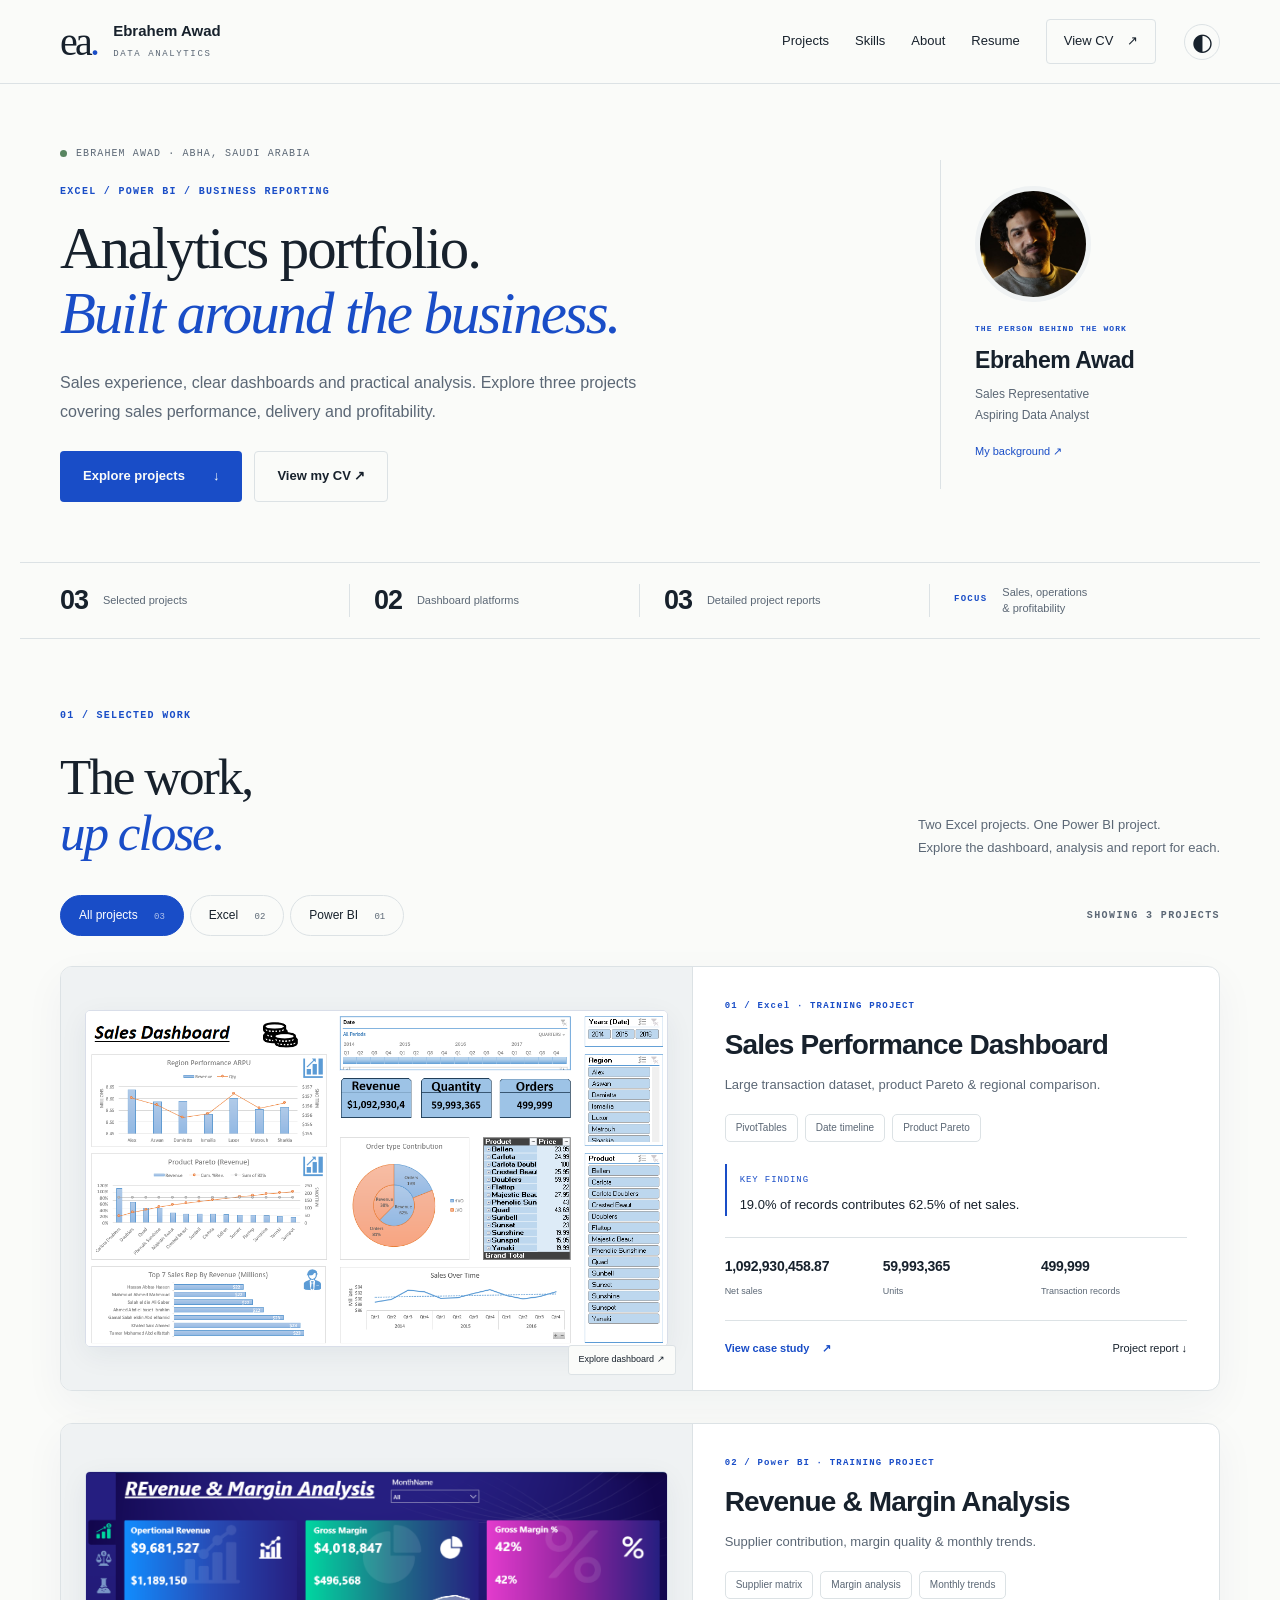
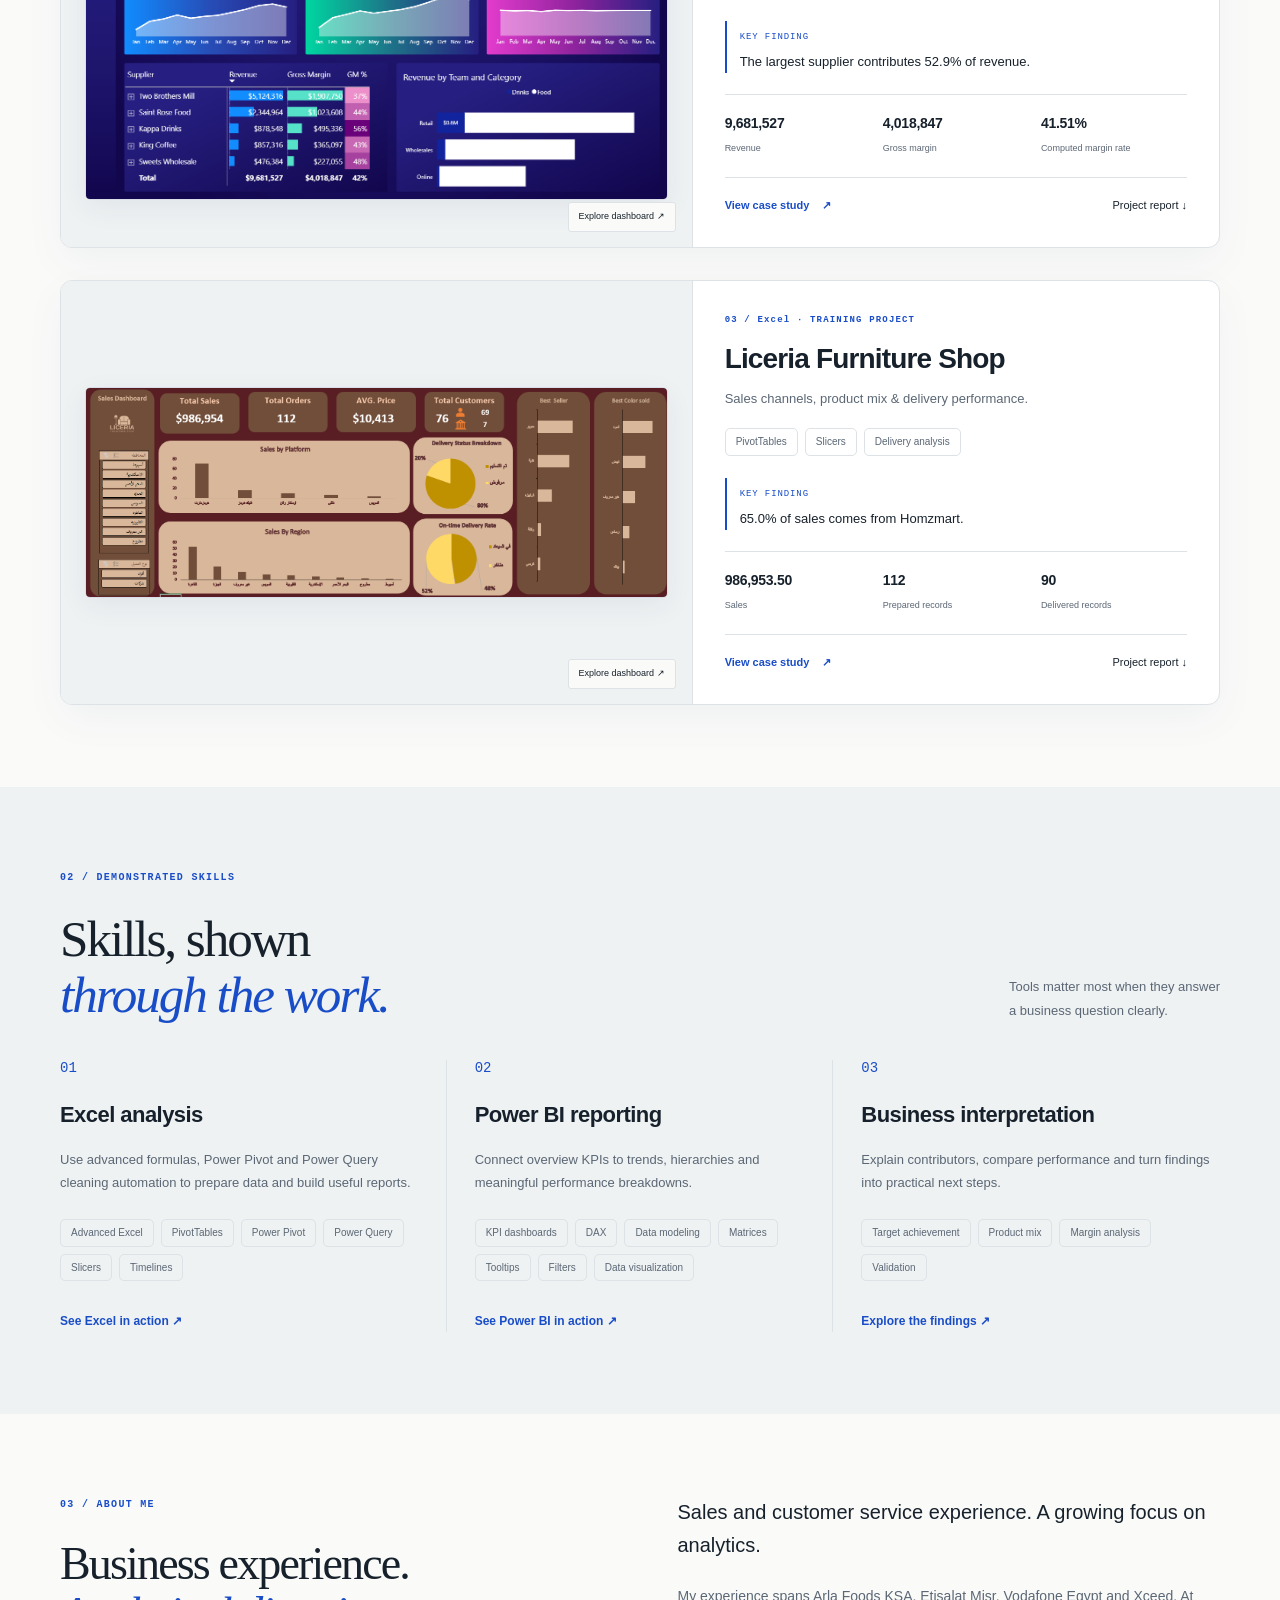
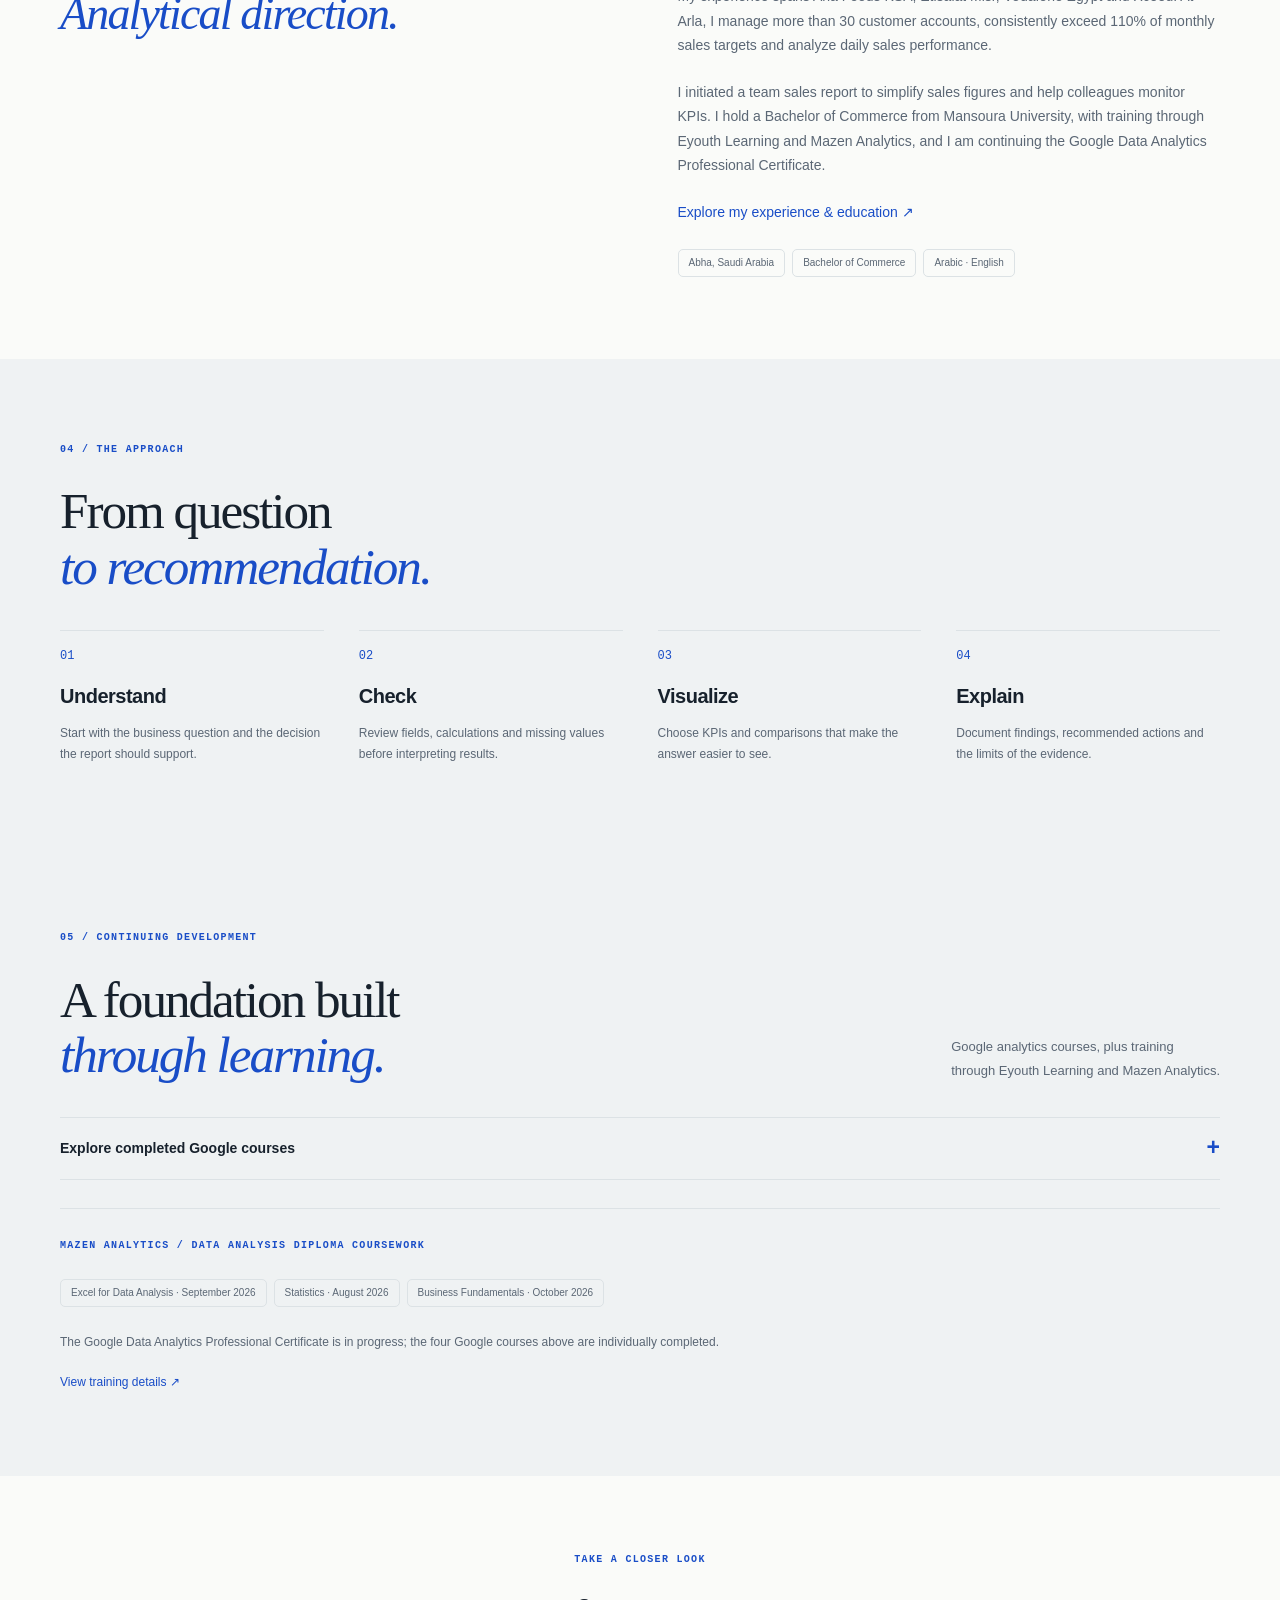
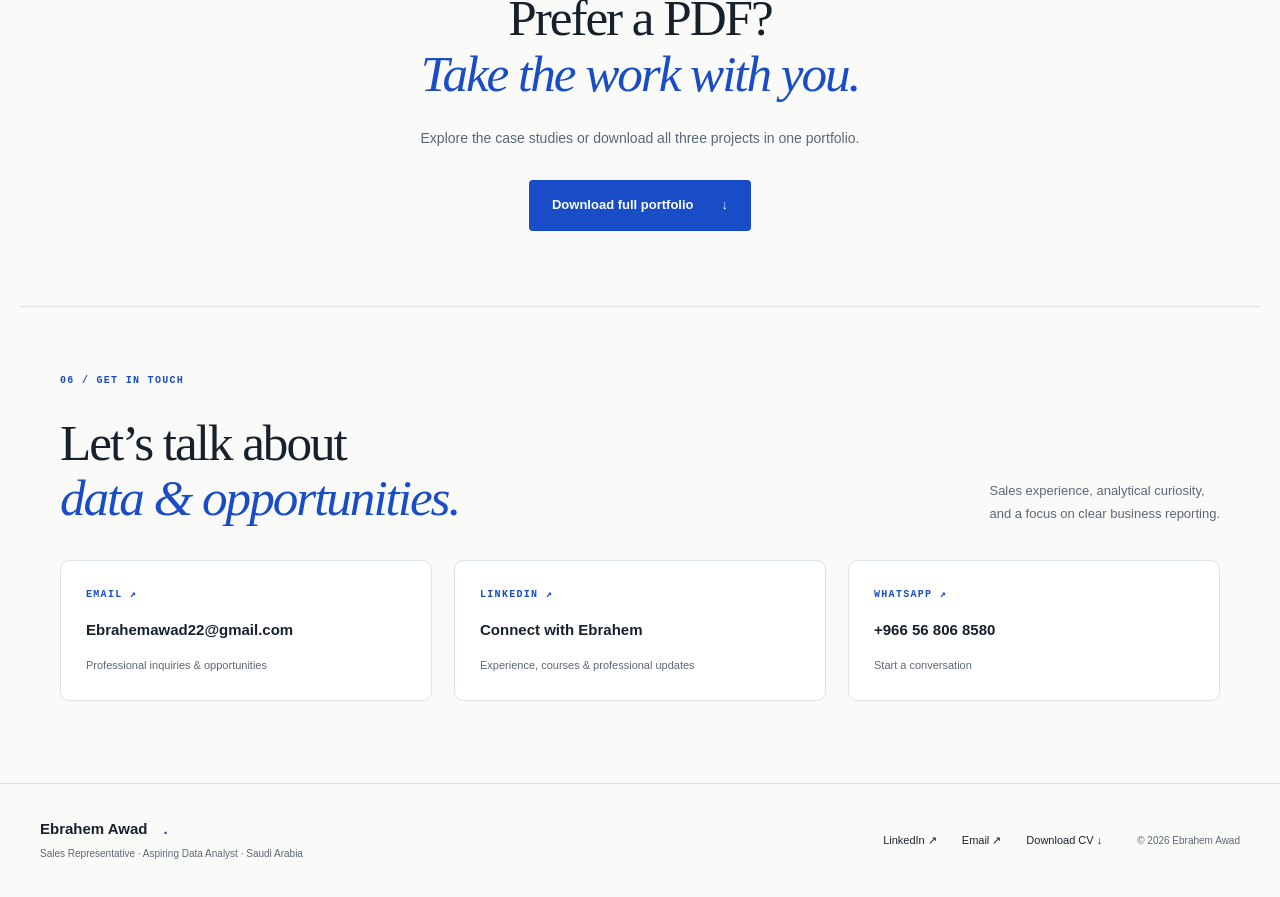
<file: index.html>
<!doctype html><html lang="en"><head><meta charset="utf-8"><meta name="viewport" content="width=device-width,initial-scale=1"><meta name="description" content="Ebrahem Awad’s Excel and Power BI portfolio: sales dashboards, performance reporting and supplier margin analysis."><meta name="theme-color" content="#fdfcf9"><title>Data Analytics Portfolio | Ebrahem Awad</title><link rel="icon" href="assets/favicon.svg" type="image/svg+xml"><link rel="stylesheet" href="assets/style.css?v=20261010b"><script defer src="assets/app.js?v=20261010b"></script></head><body><a class="skip" href="#main">Skip to content</a><header><a class="brand" href="index.html"><span class="brand-mark">ea<span>.</span></span><span>Ebrahem Awad<small>DATA ANALYTICS</small></span></a><nav aria-label="Main navigation"><a href="#projects">Projects</a><a href="#skills">Skills</a><a href="#about">About</a><a href="resume.html">Resume</a><a class="nav-report" href="assets/Ebrahem_Awad_ATS_Data_Analyst_Resume.pdf" target="_blank" rel="noopener">View CV <span>↗</span></a></nav><button class="theme" aria-label="Switch to dark theme" title="Change color theme">◐</button></header><main id="main"><section class="hero wrap"><div class="hero-copy"><p class="availability"><span></span>EBRAHEM AWAD · ABHA, SAUDI ARABIA</p><p class="eyebrow">EXCEL / POWER BI / BUSINESS REPORTING</p><h1>Analytics portfolio.<br><em>Built around the business.</em></h1><p class="intro">Sales experience, clear dashboards and practical analysis. Explore three projects covering sales performance, delivery and profitability.</p><div class="buttons"><a class="button primary" href="#projects">Explore projects <span>↓</span></a><a class="button secondary" href="assets/Ebrahem_Awad_ATS_Data_Analyst_Resume.pdf" target="_blank" rel="noopener">View my CV ↗</a></div></div><aside class="hero-profile"><img src="assets/Ebrahem_Awad.jpg" width="136" height="136" alt="Ebrahem Awad"><div><p class="eyebrow">THE PERSON BEHIND THE WORK</p><h2>Ebrahem Awad</h2><p>Sales Representative<br>Aspiring Data Analyst</p><a class="text-link" href="#about">My background ↗</a></div></aside></section><section class="proof-strip wrap" aria-label="Portfolio summary"><div><strong>03</strong><span>Selected projects</span></div><div><strong>02</strong><span>Dashboard platforms</span></div><div><strong>03</strong><span>Detailed project reports</span></div><div><span class="proof-label">FOCUS</span><span>Sales, operations<br>& profitability</span></div></section><section id="projects" class="section wrap"><p class="eyebrow">01 / SELECTED WORK</p><div class="section-heading"><h2>The work,<br><em>up close.</em></h2><p>Two Excel projects. One Power BI project.<br>Explore the dashboard, analysis and report for each.</p></div><div class="filter-row"><div class="filters" role="group" aria-label="Filter projects"><button class="active" aria-pressed="true" data-filter="All">All projects <span>03</span></button><button aria-pressed="false" data-filter="Excel">Excel <span>02</span></button><button aria-pressed="false" data-filter="Power BI">Power BI <span>01</span></button></div><span class="tiny" id="project-count" aria-live="polite">SHOWING 3 PROJECTS</span></div><div class="projects-grid"><article class="project-card" data-tool="Excel"><a class="project-image" href="Sales_Performance_Excel.html"><img loading="lazy" src="assets/Sales_Performance_Excel.png" alt="Sales Performance Dashboard dashboard"><span class="image-label">Explore dashboard ↗</span></a><div class="project-content"><div class="eyebrow">01 / Excel · TRAINING PROJECT</div><h3><a href="Sales_Performance_Excel.html">Sales Performance Dashboard</a></h3><p>Large transaction dataset, product Pareto &amp; regional comparison.</p><div class="project-skills tags"><span class="pill">PivotTables</span><span class="pill">Date timeline</span><span class="pill">Product Pareto</span></div><div class="project-insight"><span>KEY FINDING</span><p>19.0% of records contributes 62.5% of net sales.</p></div><div class="metrics"><div><strong>1,092,930,458.87</strong><span>Net sales</span></div><div><strong>59,993,365</strong><span>Units</span></div><div><strong>499,999</strong><span>Transaction records</span></div></div><div class="project-links"><a class="text-link" href="Sales_Performance_Excel.html">View case study <span>↗</span></a><a href="assets/Sales_Performance_Excel_Project_Report.pdf" target="_blank" rel="noopener">Project report ↓</a></div></div></article><article class="project-card" data-tool="Power BI"><a class="project-image" href="Revenue_Margin_PowerBI.html"><img loading="lazy" src="assets/Revenue_Margin_PowerBI.png" alt="Revenue &amp; Margin Analysis dashboard"><span class="image-label">Explore dashboard ↗</span></a><div class="project-content"><div class="eyebrow">02 / Power BI · TRAINING PROJECT</div><h3><a href="Revenue_Margin_PowerBI.html">Revenue &amp; Margin Analysis</a></h3><p>Supplier contribution, margin quality &amp; monthly trends.</p><div class="project-skills tags"><span class="pill">Supplier matrix</span><span class="pill">Margin analysis</span><span class="pill">Monthly trends</span></div><div class="project-insight"><span>KEY FINDING</span><p>The largest supplier contributes 52.9% of revenue.</p></div><div class="metrics"><div><strong>9,681,527</strong><span>Revenue</span></div><div><strong>4,018,847</strong><span>Gross margin</span></div><div><strong>41.51%</strong><span>Computed margin rate</span></div></div><div class="project-links"><a class="text-link" href="Revenue_Margin_PowerBI.html">View case study <span>↗</span></a><a href="assets/Revenue_Margin_PowerBI_Project_Report.pdf" target="_blank" rel="noopener">Project report ↓</a></div></div></article><article class="project-card" data-tool="Excel"><a class="project-image" href="Liceria_Furniture_Shop.html"><img loading="lazy" src="assets/Liceria_Furniture_Shop.png" alt="Liceria Furniture Shop dashboard"><span class="image-label">Explore dashboard ↗</span></a><div class="project-content"><div class="eyebrow">03 / Excel · TRAINING PROJECT</div><h3><a href="Liceria_Furniture_Shop.html">Liceria Furniture Shop</a></h3><p>Sales channels, product mix &amp; delivery performance.</p><div class="project-skills tags"><span class="pill">PivotTables</span><span class="pill">Slicers</span><span class="pill">Delivery analysis</span></div><div class="project-insight"><span>KEY FINDING</span><p>65.0% of sales comes from Homzmart.</p></div><div class="metrics"><div><strong>986,953.50</strong><span>Sales</span></div><div><strong>112</strong><span>Prepared records</span></div><div><strong>90</strong><span>Delivered records</span></div></div><div class="project-links"><a class="text-link" href="Liceria_Furniture_Shop.html">View case study <span>↗</span></a><a href="assets/Liceria_Excel_Project_Report.pdf" target="_blank" rel="noopener">Project report ↓</a></div></div></article></div></section><section id="skills" class="skills-area"><div class="wrap section"><p class="eyebrow">02 / DEMONSTRATED SKILLS</p><div class="section-heading"><h2>Skills, shown<br><em>through the work.</em></h2><p>Tools matter most when they answer<br>a business question clearly.</p></div><div class="skills-grid"><article><span class="skill-number">01</span><h3>Excel analysis</h3><p>Use advanced formulas, Power Pivot and Power Query cleaning automation to prepare data and build useful reports.</p><div class="tags"><span class="pill">Advanced Excel</span><span class="pill">PivotTables</span><span class="pill">Power Pivot</span><span class="pill">Power Query</span><span class="pill">Slicers</span><span class="pill">Timelines</span></div><a class="text-link" href="Sales_Performance_Excel.html">See Excel in action ↗</a></article><article><span class="skill-number">02</span><h3>Power BI reporting</h3><p>Connect overview KPIs to trends, hierarchies and meaningful performance breakdowns.</p><div class="tags"><span class="pill">KPI dashboards</span><span class="pill">DAX</span><span class="pill">Data modeling</span><span class="pill">Matrices</span><span class="pill">Tooltips</span><span class="pill">Filters</span><span class="pill">Data visualization</span></div><a class="text-link" href="Revenue_Margin_PowerBI.html">See Power BI in action ↗</a></article><article><span class="skill-number">03</span><h3>Business interpretation</h3><p>Explain contributors, compare performance and turn findings into practical next steps.</p><div class="tags"><span class="pill">Target achievement</span><span class="pill">Product mix</span><span class="pill">Margin analysis</span><span class="pill">Validation</span></div><a class="text-link" href="Revenue_Margin_PowerBI.html">Explore the findings ↗</a></article></div></div></section><section id="about" class="section wrap about"><div><p class="eyebrow">03 / ABOUT ME</p><h2>Business experience.<br><em>Analytical direction.</em></h2></div><div class="about-copy"><p class="lead">Sales and customer service experience. A growing focus on analytics.</p><p>My experience spans Arla Foods KSA, Etisalat Misr, Vodafone Egypt and Xceed. At Arla, I manage more than 30 customer accounts, consistently exceed 110% of monthly sales targets and analyze daily sales performance.</p><p>I initiated a team sales report to simplify sales figures and help colleagues monitor KPIs. I hold a Bachelor of Commerce from Mansoura University, with training through Eyouth Learning and Mazen Analytics, and I am continuing the Google Data Analytics Professional Certificate.</p><p class="about-resume"><a class="text-link" href="resume.html">Explore my experience & education ↗</a></p><div class="tags"><span class="pill">Abha, Saudi Arabia</span><span class="pill">Bachelor of Commerce</span><span class="pill">Arabic · English</span></div></div></section><section class="process-area"><div class="section wrap"><p class="eyebrow">04 / THE APPROACH</p><h2>From question<br><em>to recommendation.</em></h2><div class="process-grid"><article><span>01</span><h3>Understand</h3><p>Start with the business question and the decision the report should support.</p></article><article><span>02</span><h3>Check</h3><p>Review fields, calculations and missing values before interpreting results.</p></article><article><span>03</span><h3>Visualize</h3><p>Choose KPIs and comparisons that make the answer easier to see.</p></article><article><span>04</span><h3>Explain</h3><p>Document findings, recommended actions and the limits of the evidence.</p></article></div></div></section><section id="learning" class="learning-area"><div class="section wrap"><p class="eyebrow">05 / CONTINUING DEVELOPMENT</p><div class="section-heading"><h2>A foundation built<br><em>through learning.</em></h2><p>Google analytics courses, plus training<br>through Eyouth Learning and Mazen Analytics.</p></div><details class="course-details"><summary>Explore completed Google courses <span>+</span></summary><div class="learning-grid"><article><span class="eyebrow">GOOGLE CAREER CERTIFICATES · MAY 2025</span><h3>Foundations: Data, Data, Everywhere</h3><p>The role of data, analytical thinking and the data analysis process.</p></article><article><span class="eyebrow">GOOGLE CAREER CERTIFICATES · MAY 2025</span><h3>Ask Questions to Make Data-Driven Decisions</h3><p>Business questions, stakeholder needs and decision-making.</p></article><article><span class="eyebrow">GOOGLE CAREER CERTIFICATES · JUNE 2025</span><h3>Prepare Data for Exploration</h3><p>Data collection, organization and preparation for analysis.</p></article><article><span class="eyebrow">GOOGLE CAREER CERTIFICATES · JULY 2025</span><h3>Process Data from Dirty to Clean</h3><p>Data quality, cleaning and preparation of usable datasets.</p></article></div></details><div class="mazen-training"><p class="eyebrow">MAZEN ANALYTICS / DATA ANALYSIS DIPLOMA COURSEWORK</p><div class="tags"><span class="pill">Excel for Data Analysis · September 2026</span><span class="pill">Statistics · August 2026</span><span class="pill">Business Fundamentals · October 2026</span></div></div><p class="learning-note">The Google Data Analytics Professional Certificate is in progress; the four Google courses above are individually completed.</p><a class="text-link" href="resume.html#training">View training details ↗</a></div></section><section class="closing wrap"><p class="eyebrow">TAKE A CLOSER LOOK</p><h2>Prefer a PDF?<br><em>Take the work with you.</em></h2><p>Explore the case studies or download all three projects in one portfolio.</p><a class="button primary" href="assets/Ebrahem_Awad_Portfolio.pdf" download>Download full portfolio <span>↓</span></a></section><section id="contact" class="contact-section section wrap"><p class="eyebrow">06 / GET IN TOUCH</p><div class="section-heading"><h2>Let’s talk about<br><em>data & opportunities.</em></h2><p>Sales experience, analytical curiosity,<br>and a focus on clear business reporting.</p></div><div class="contact-grid"><a href="mailto:Ebrahemawad22@gmail.com"><span class="eyebrow">EMAIL ↗</span><strong>Ebrahemawad22@gmail.com</strong><span>Professional inquiries & opportunities</span></a><a href="https://www.linkedin.com/in/ebrahemawad26/" target="_blank" rel="noopener"><span class="eyebrow">LINKEDIN ↗</span><strong>Connect with Ebrahem</strong><span>Experience, courses & professional updates</span></a><a href="https://wa.me/966568068580" target="_blank" rel="noopener"><span class="eyebrow">WHATSAPP ↗</span><strong>+966 56 806 8580</strong><span>Start a conversation</span></a></div></section></main><footer><div><a class="brand" href="index.html">Ebrahem Awad<span class="blue">.</span></a><p>Sales Representative · Aspiring Data Analyst · Saudi Arabia</p></div><div class="footer-links"><a href="https://www.linkedin.com/in/ebrahemawad26/" target="_blank" rel="noopener">LinkedIn ↗</a><a href="mailto:Ebrahemawad22@gmail.com">Email ↗</a><a href="assets/Ebrahem_Awad_ATS_Data_Analyst_Resume.pdf" download>Download CV ↓</a></div><p>© 2026 Ebrahem Awad</p></footer><dialog id="image-dialog" aria-label="Dashboard enlarged"><button class="close-dialog" aria-label="Close dashboard">Close ×</button><img alt="Enlarged project dashboard"></dialog></body></html>
</file>
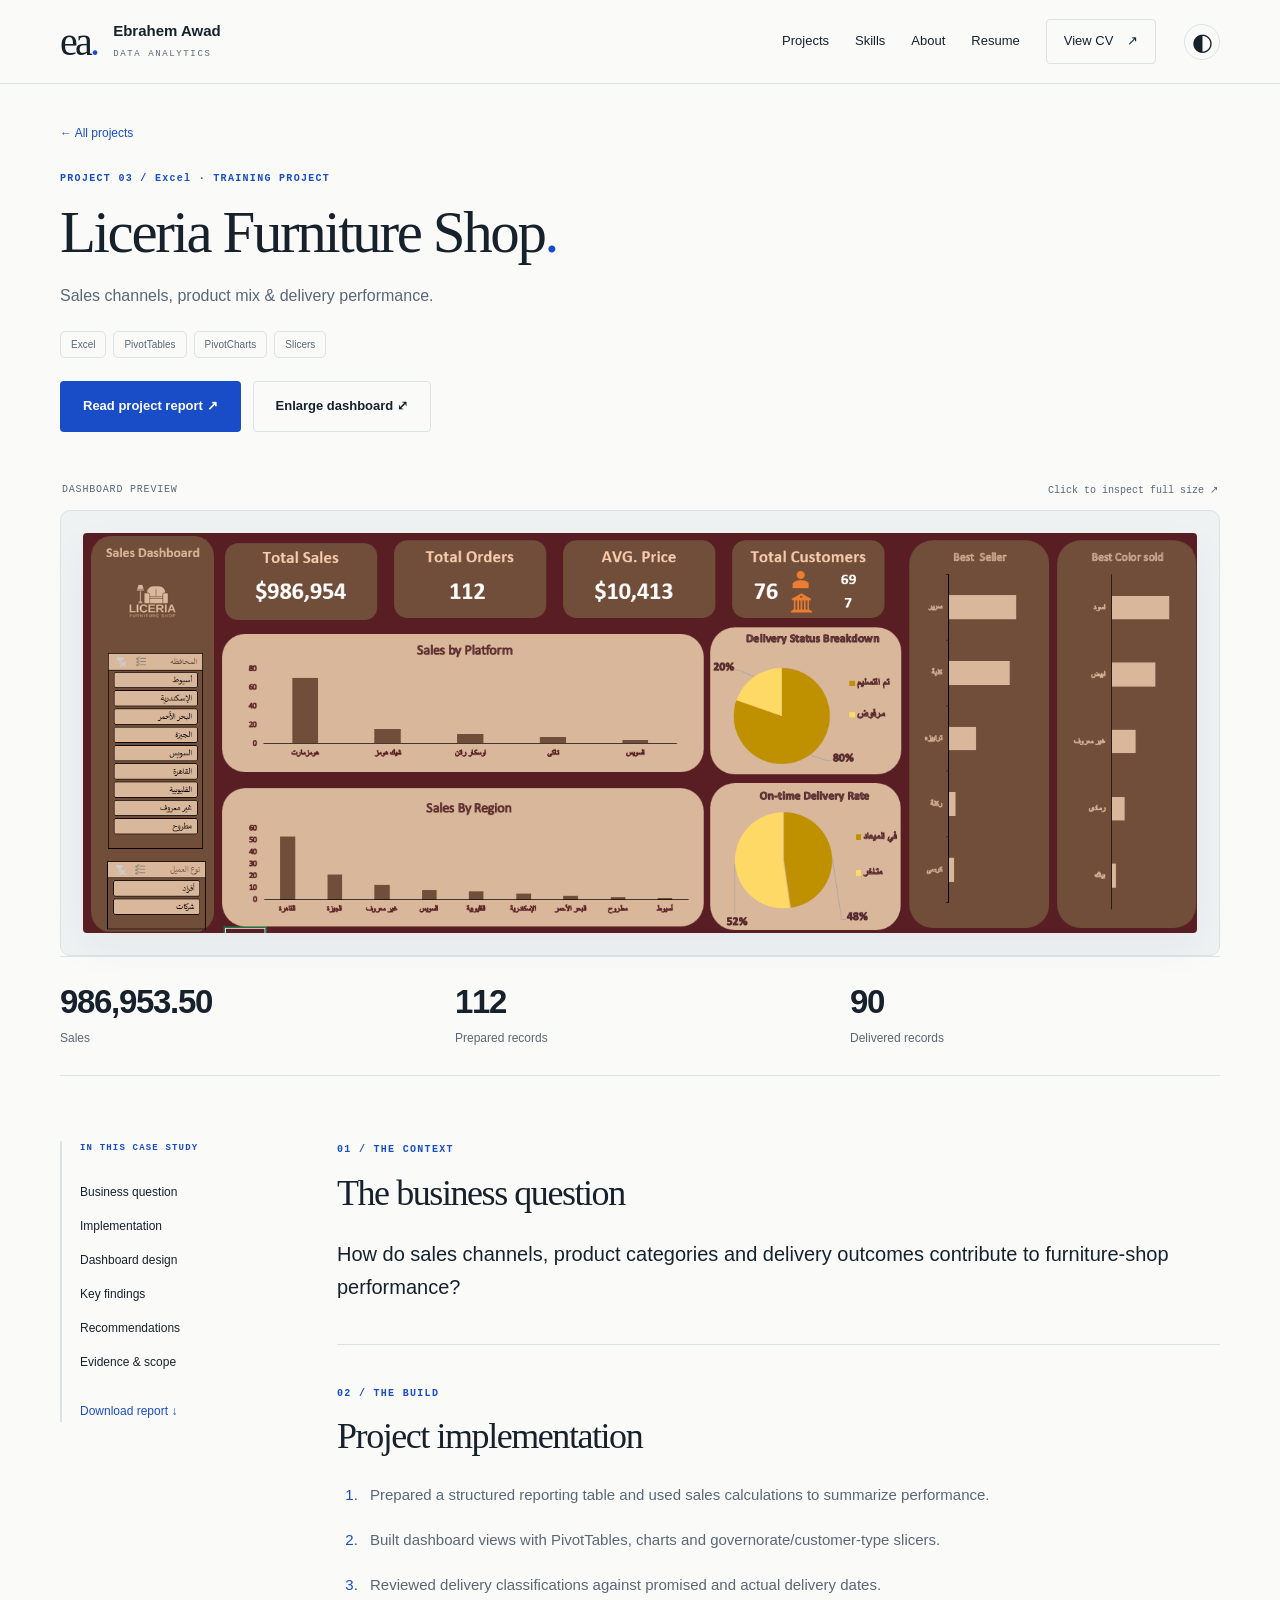
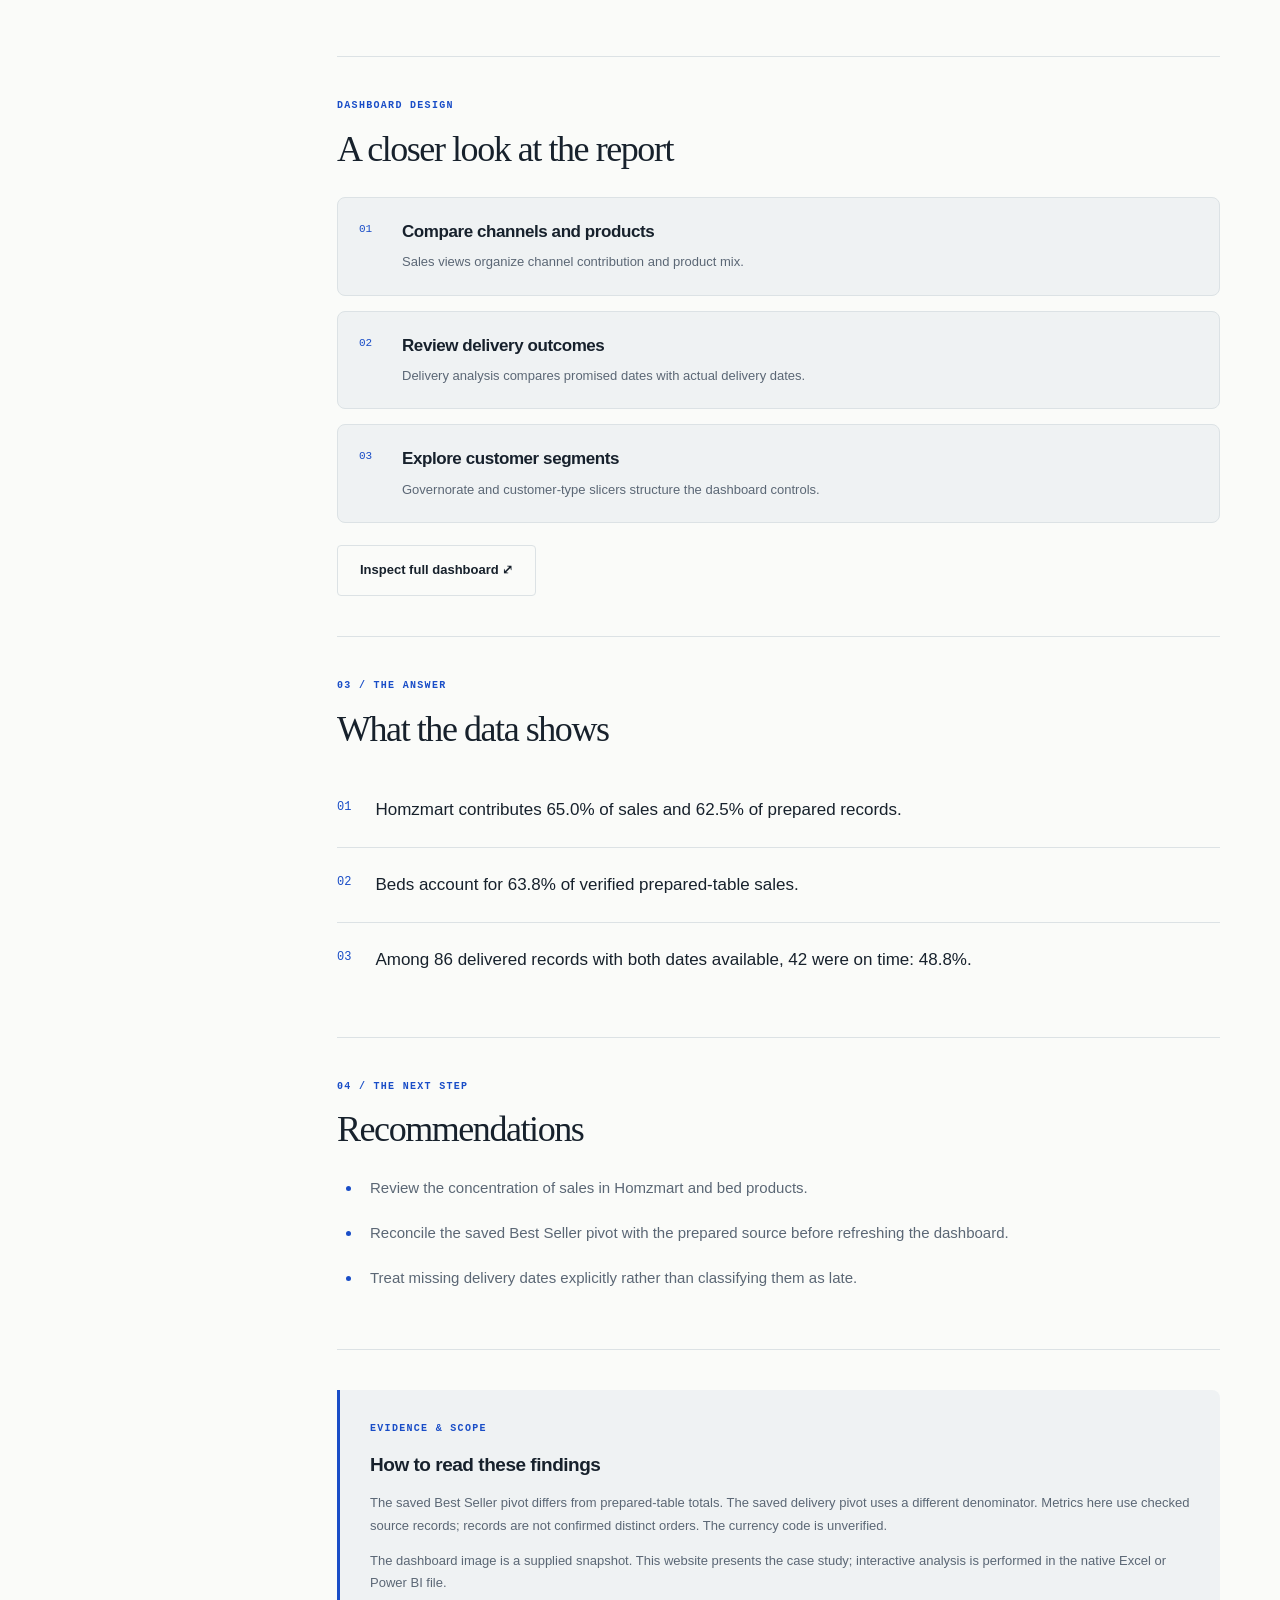
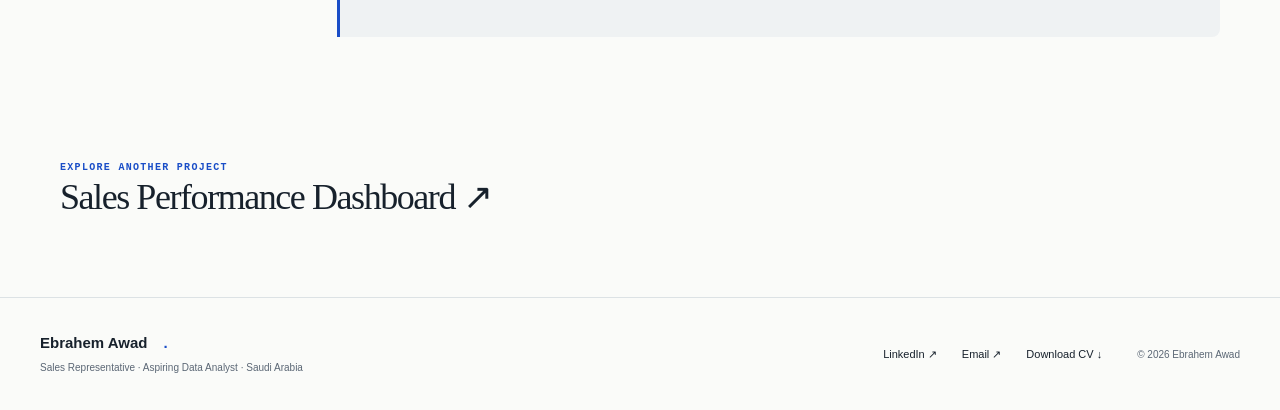
<file: Liceria_Furniture_Shop.html>
<!doctype html><html lang="en"><head><meta charset="utf-8"><meta name="viewport" content="width=device-width,initial-scale=1"><meta name="description" content="Sales channels, product mix &amp; delivery performance"><meta name="theme-color" content="#fdfcf9"><title>Liceria Furniture Shop | Ebrahem Awad</title><link rel="icon" href="assets/favicon.svg" type="image/svg+xml"><link rel="stylesheet" href="assets/style.css?v=20261010b"><script defer src="assets/app.js?v=20261010b"></script></head><body><a class="skip" href="#main">Skip to content</a><header><a class="brand" href="index.html"><span class="brand-mark">ea<span>.</span></span><span>Ebrahem Awad<small>DATA ANALYTICS</small></span></a><nav aria-label="Main navigation"><a href="index.html#projects">Projects</a><a href="index.html#skills">Skills</a><a href="index.html#about">About</a><a href="resume.html">Resume</a><a class="nav-report" href="assets/Ebrahem_Awad_ATS_Data_Analyst_Resume.pdf" target="_blank" rel="noopener">View CV <span>↗</span></a></nav><button class="theme" aria-label="Switch to dark theme" title="Change color theme">◐</button></header><main id="main"><section class="case-hero wrap"><a class="back text-link" href="index.html#projects">← All projects</a><div class="eyebrow">PROJECT 03 / Excel · TRAINING PROJECT</div><h1>Liceria Furniture Shop<span class="blue">.</span></h1><p class="intro">Sales channels, product mix &amp; delivery performance.</p><div class="tags"><span class="pill">Excel</span><span class="pill">PivotTables</span><span class="pill">PivotCharts</span><span class="pill">Slicers</span></div><div class="buttons"><a class="button primary" href="assets/Liceria_Excel_Project_Report.pdf" target="_blank" rel="noopener">Read project report ↗</a><button class="button secondary" data-zoom="assets/Liceria_Furniture_Shop.png">Enlarge dashboard ⤢</button></div></section><section class="wrap dashboard-stage"><p class="dashboard-caption"><span>DASHBOARD PREVIEW</span><span>Click to inspect full size ↗</span></p><button class="case-image" data-zoom="assets/Liceria_Furniture_Shop.png" aria-label="Enlarge Liceria Furniture Shop dashboard"><img src="assets/Liceria_Furniture_Shop.png" alt="Liceria Furniture Shop dashboard"></button><div class="metrics"><div><strong>986,953.50</strong><span>Sales</span></div><div><strong>112</strong><span>Prepared records</span></div><div><strong>90</strong><span>Delivered records</span></div></div></section><section class="case-body wrap"><aside><span class="eyebrow">IN THIS CASE STUDY</span><a href="#question">Business question</a><a href="#approach">Implementation</a><a href="#details">Dashboard design</a><a href="#findings">Key findings</a><a href="#actions">Recommendations</a><a href="#evidence">Evidence & scope</a><a class="text-link" href="assets/Liceria_Excel_Project_Report.pdf" download>Download report ↓</a></aside><div class="case-copy"><section id="question"><p class="eyebrow">01 / THE CONTEXT</p><h2>The business question</h2><p class="lead">How do sales channels, product categories and delivery outcomes contribute to furniture-shop performance?</p></section><section id="approach"><p class="eyebrow">02 / THE BUILD</p><h2>Project implementation</h2><ol><li>Prepared a structured reporting table and used sales calculations to summarize performance.</li><li>Built dashboard views with PivotTables, charts and governorate/customer-type slicers.</li><li>Reviewed delivery classifications against promised and actual delivery dates.</li></ol></section><section id="details" class="dashboard-details"><p class="eyebrow">DASHBOARD DESIGN</p><h2>A closer look at the report</h2><div class="detail-grid"><article><span class="detail-number">01</span><h3>Compare channels and products</h3><p>Sales views organize channel contribution and product mix.</p></article><article><span class="detail-number">02</span><h3>Review delivery outcomes</h3><p>Delivery analysis compares promised dates with actual delivery dates.</p></article><article><span class="detail-number">03</span><h3>Explore customer segments</h3><p>Governorate and customer-type slicers structure the dashboard controls.</p></article></div><button class="button secondary" data-zoom="assets/Liceria_Furniture_Shop.png">Inspect full dashboard ⤢</button></section><section id="findings"><p class="eyebrow">03 / THE ANSWER</p><h2>What the data shows</h2><div class="finding-list"><article><span>01</span><p>Homzmart contributes 65.0% of sales and 62.5% of prepared records.</p></article><article><span>02</span><p>Beds account for 63.8% of verified prepared-table sales.</p></article><article><span>03</span><p>Among 86 delivered records with both dates available, 42 were on time: 48.8%.</p></article></div></section><section id="actions"><p class="eyebrow">04 / THE NEXT STEP</p><h2>Recommendations</h2><ul><li>Review the concentration of sales in Homzmart and bed products.</li><li>Reconcile the saved Best Seller pivot with the prepared source before refreshing the dashboard.</li><li>Treat missing delivery dates explicitly rather than classifying them as late.</li></ul></section><section id="evidence" class="evidence"><p class="eyebrow">EVIDENCE & SCOPE</p><h3>How to read these findings</h3><p>The saved Best Seller pivot differs from prepared-table totals. The saved delivery pivot uses a different denominator. Metrics here use checked source records; records are not confirmed distinct orders. The currency code is unverified.</p><p>The dashboard image is a supplied snapshot. This website presents the case study; interactive analysis is performed in the native Excel or Power BI file.</p></section></div></section><section class="next-project wrap"><span class="eyebrow">EXPLORE ANOTHER PROJECT</span><h2><a href="Sales_Performance_Excel.html">Sales Performance Dashboard ↗</a></h2></section></main><footer><div><a class="brand" href="index.html">Ebrahem Awad<span class="blue">.</span></a><p>Sales Representative · Aspiring Data Analyst · Saudi Arabia</p></div><div class="footer-links"><a href="https://www.linkedin.com/in/ebrahemawad26/" target="_blank" rel="noopener">LinkedIn ↗</a><a href="mailto:Ebrahemawad22@gmail.com">Email ↗</a><a href="assets/Ebrahem_Awad_ATS_Data_Analyst_Resume.pdf" download>Download CV ↓</a></div><p>© 2026 Ebrahem Awad</p></footer><dialog id="image-dialog" aria-label="Dashboard enlarged"><button class="close-dialog" aria-label="Close dashboard">Close ×</button><img alt="Enlarged project dashboard"></dialog></body></html>
</file>
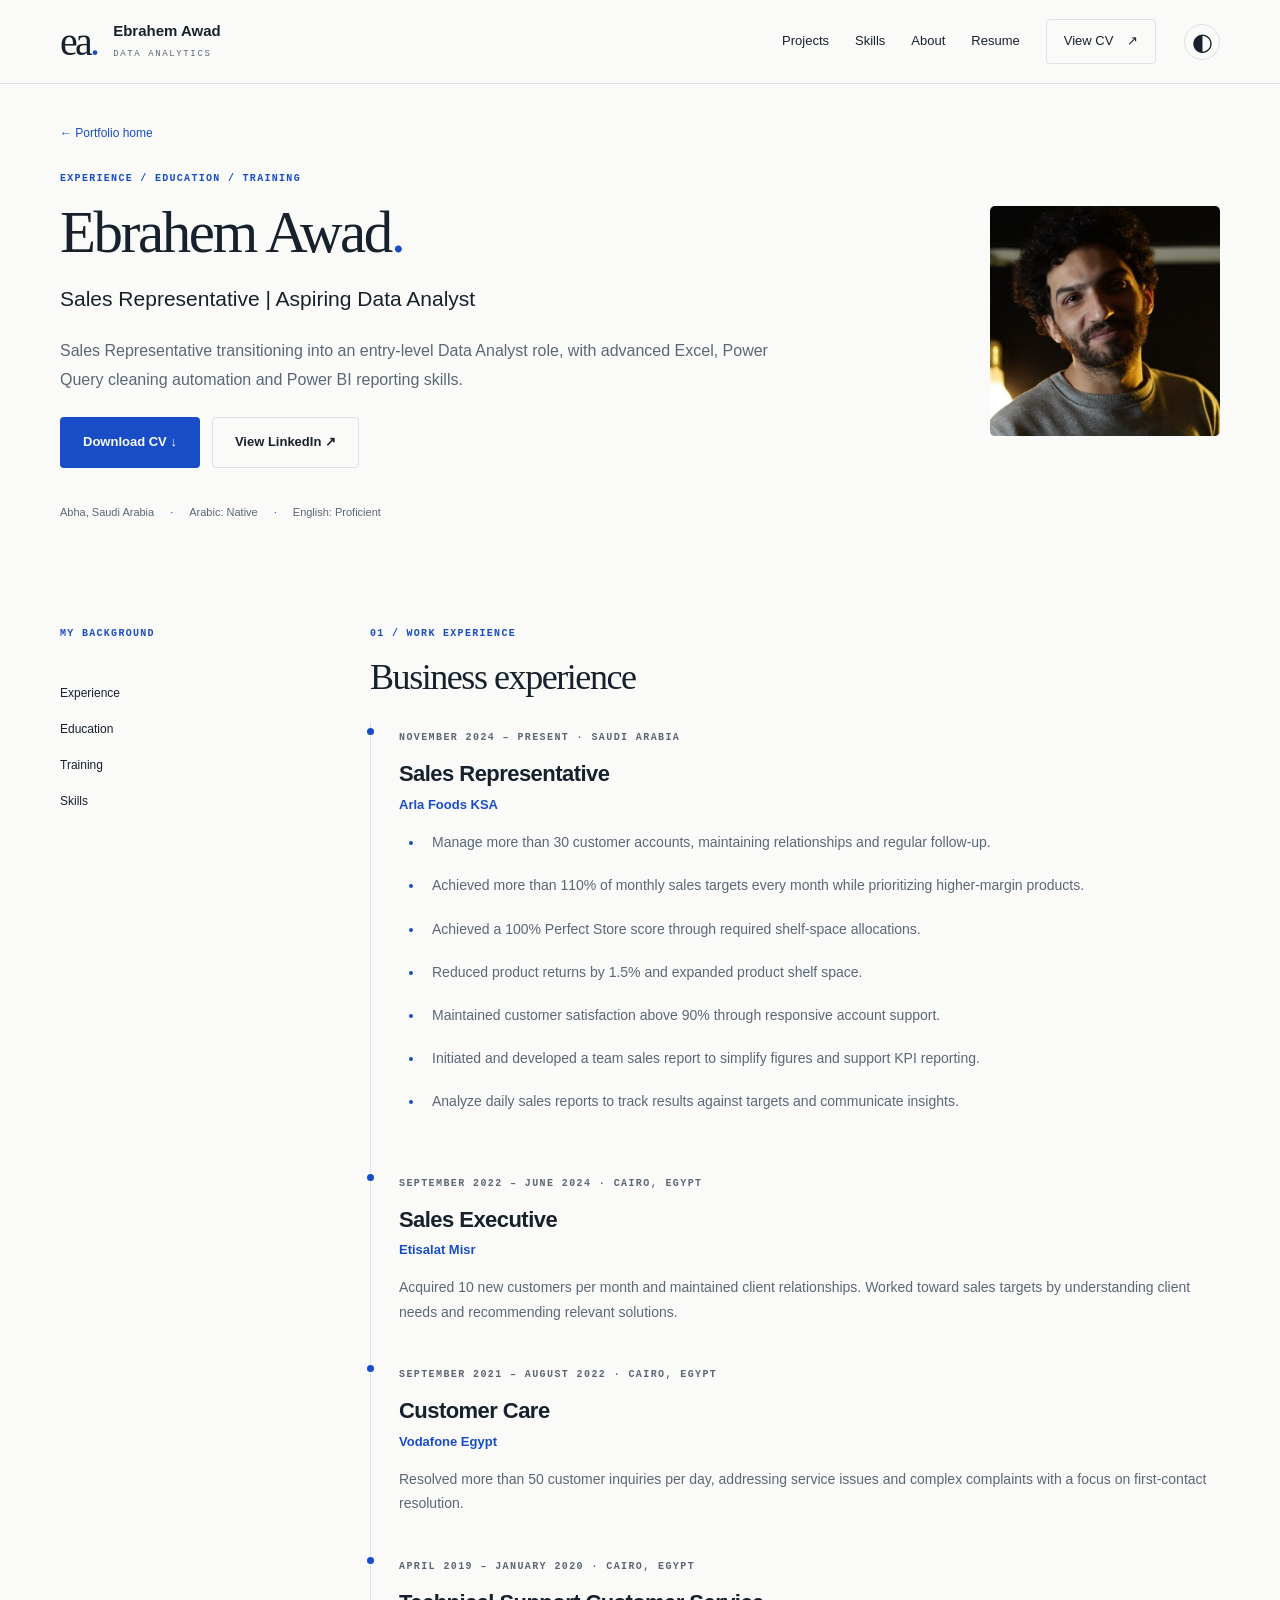
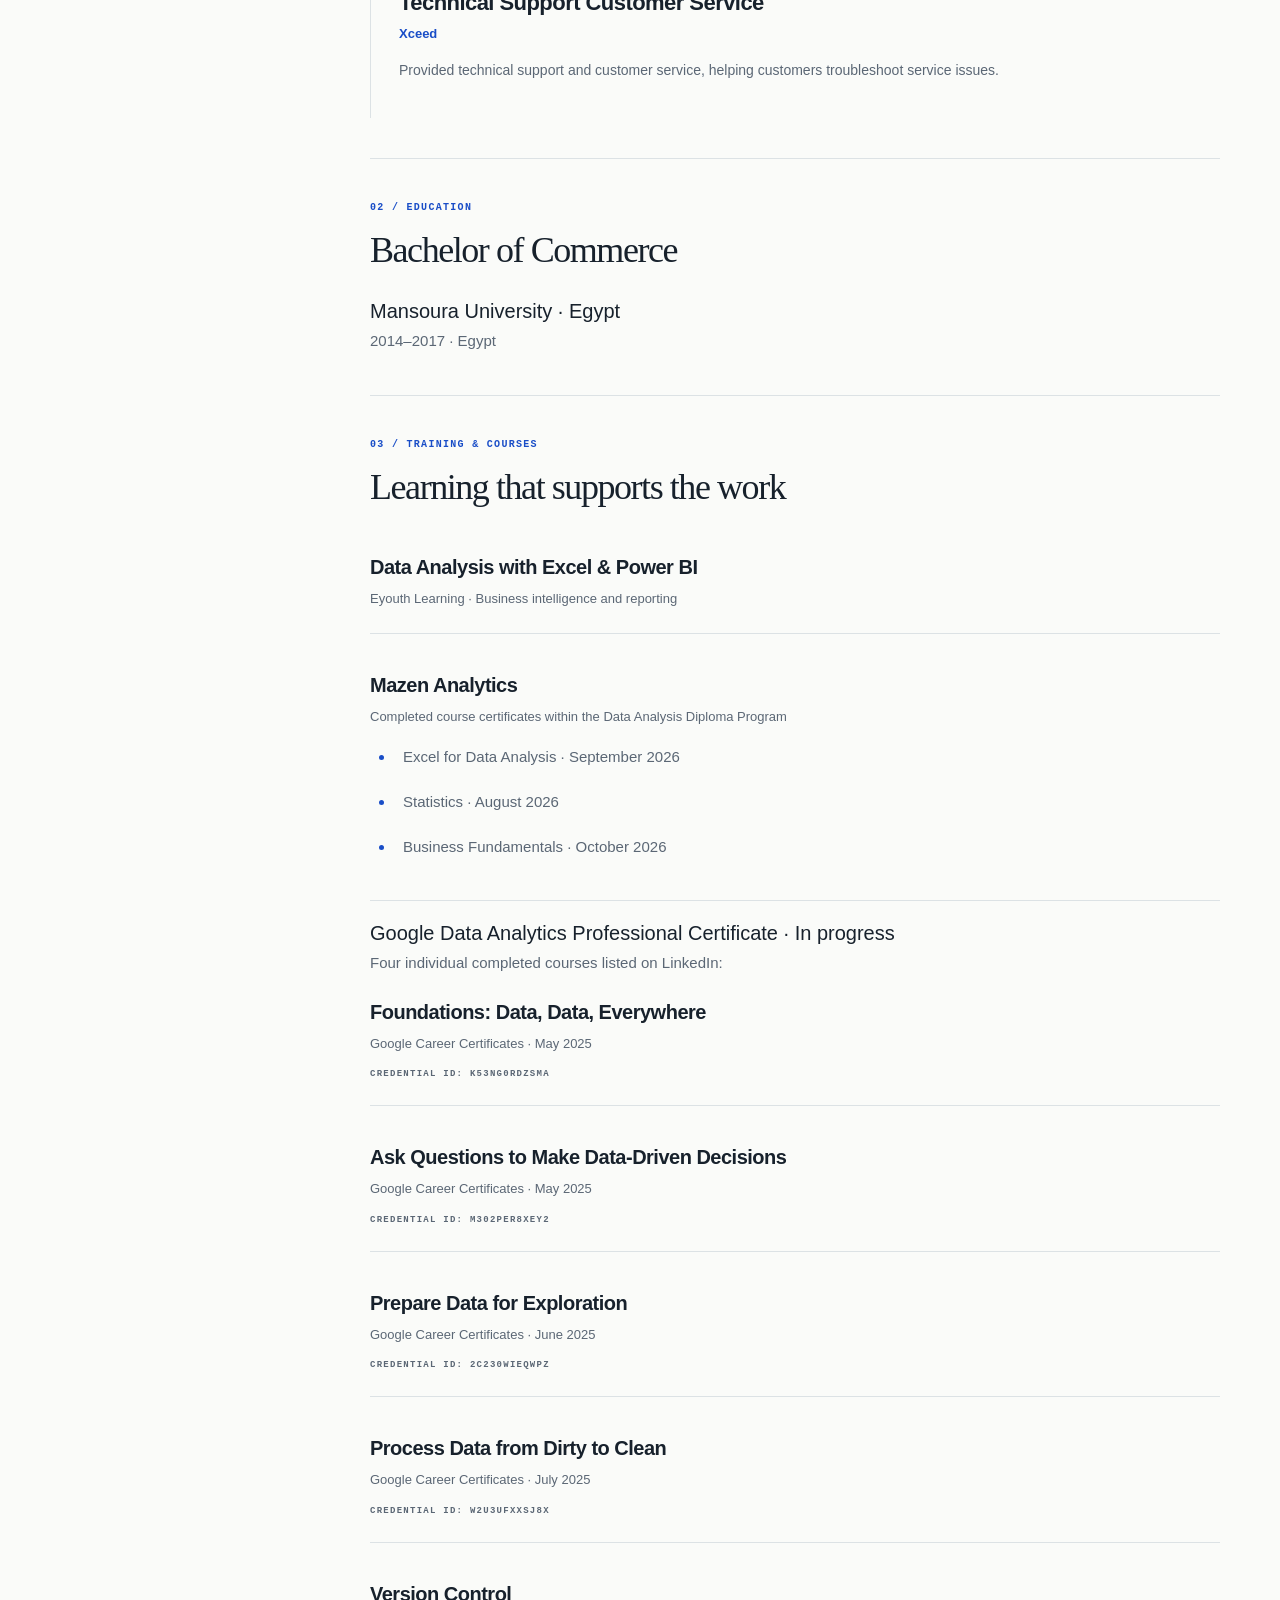
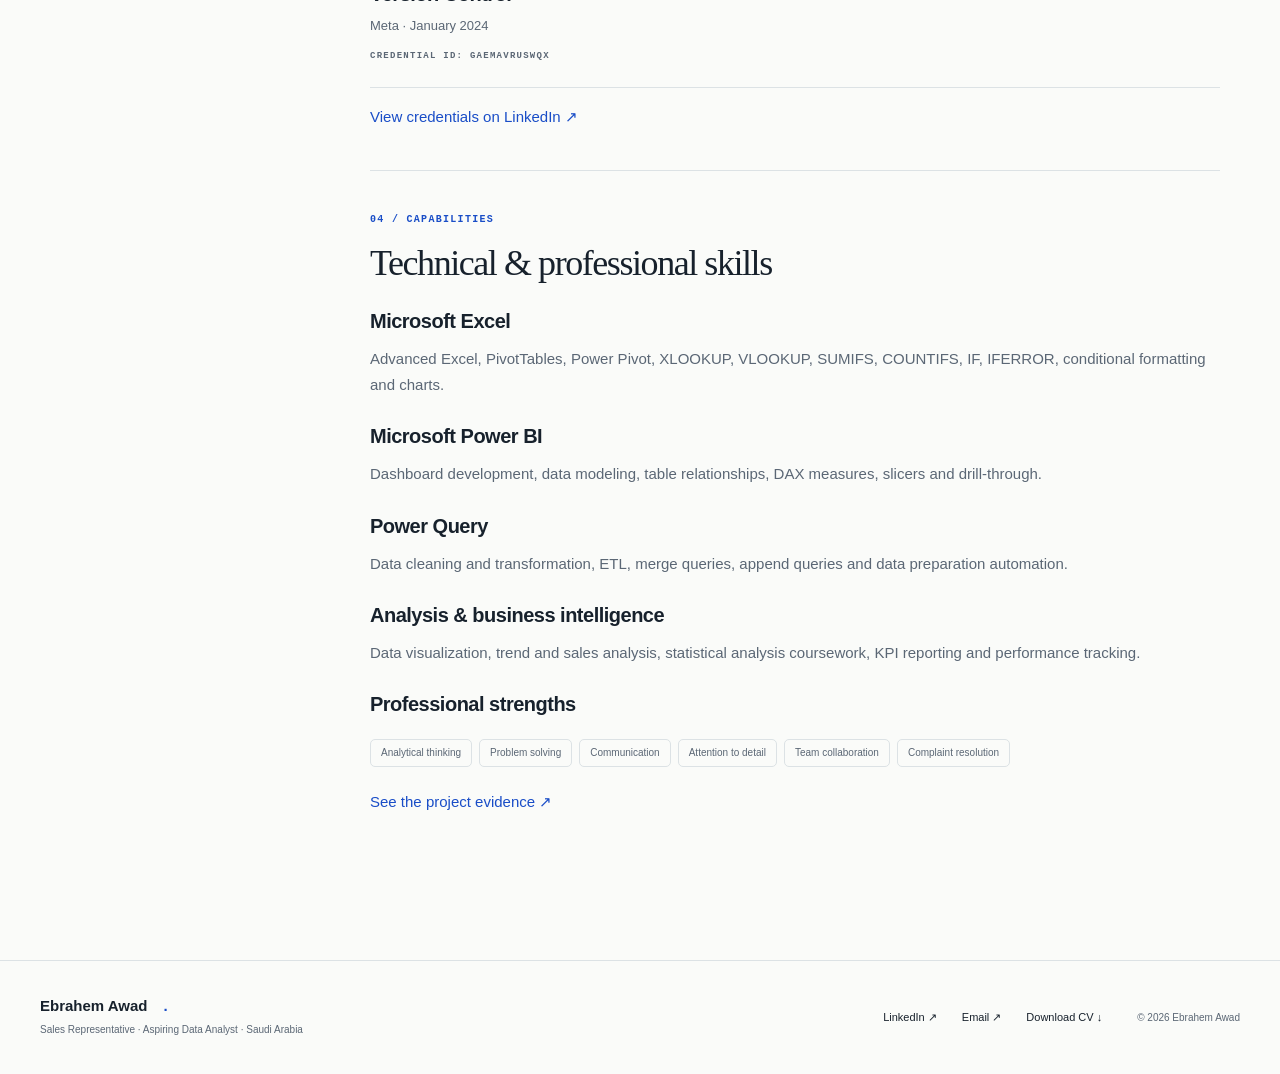
<file: resume.html>
<!doctype html><html lang="en"><head><meta charset="utf-8"><meta name="viewport" content="width=device-width,initial-scale=1"><meta name="description" content="Ebrahem Awad’s professional experience, education and analytics training. Download the CV or connect on LinkedIn."><meta name="theme-color" content="#fdfcf9"><title>Resume | Ebrahem Awad</title><link rel="icon" href="assets/favicon.svg" type="image/svg+xml"><link rel="stylesheet" href="assets/style.css?v=20261010b"><script defer src="assets/app.js?v=20261010b"></script></head><body><a class="skip" href="#main">Skip to content</a><header><a class="brand" href="index.html"><span class="brand-mark">ea<span>.</span></span><span>Ebrahem Awad<small>DATA ANALYTICS</small></span></a><nav aria-label="Main navigation"><a href="index.html#projects">Projects</a><a href="index.html#skills">Skills</a><a href="index.html#about">About</a><a href="resume.html">Resume</a><a class="nav-report" href="assets/Ebrahem_Awad_ATS_Data_Analyst_Resume.pdf" target="_blank" rel="noopener">View CV <span>↗</span></a></nav><button class="theme" aria-label="Switch to dark theme" title="Change color theme">◐</button></header><main id="main"><section class="case-hero wrap resume-intro"><div><a class="back text-link" href="index.html">← Portfolio home</a><p class="eyebrow">EXPERIENCE / EDUCATION / TRAINING</p><h1>Ebrahem Awad<span class="blue">.</span></h1><p class="lead">Sales Representative | Aspiring Data Analyst</p><p class="intro">Sales Representative transitioning into an entry-level Data Analyst role, with advanced Excel, Power Query cleaning automation and Power BI reporting skills.</p><div class="buttons"><a class="button primary" href="assets/Ebrahem_Awad_ATS_Data_Analyst_Resume.pdf" download>Download CV ↓</a><a class="button secondary" href="https://www.linkedin.com/in/ebrahemawad26/" target="_blank" rel="noopener">View LinkedIn ↗</a></div><div class="hero-meta"><span>Abha, Saudi Arabia</span><i>·</i><span>Arabic: Native</span><i>·</i><span>English: Proficient</span></div></div><img class="resume-portrait" src="assets/Ebrahem_Awad.jpg" alt="Ebrahem Awad"></section><section class="resume-body wrap"><aside><p class="eyebrow">MY BACKGROUND</p><a href="#experience">Experience</a><a href="#education">Education</a><a href="#training">Training</a><a href="#capabilities">Skills</a></aside><div class="case-copy"><section id="experience"><p class="eyebrow">01 / WORK EXPERIENCE</p><h2>Business experience</h2><div class="timeline"><article><span class="tiny">NOVEMBER 2024 – PRESENT · SAUDI ARABIA</span><h3>Sales Representative</h3><strong>Arla Foods KSA</strong><ul><li>Manage more than 30 customer accounts, maintaining relationships and regular follow-up.</li><li>Achieved more than 110% of monthly sales targets every month while prioritizing higher-margin products.</li><li>Achieved a 100% Perfect Store score through required shelf-space allocations.</li><li>Reduced product returns by 1.5% and expanded product shelf space.</li><li>Maintained customer satisfaction above 90% through responsive account support.</li><li>Initiated and developed a team sales report to simplify figures and support KPI reporting.</li><li>Analyze daily sales reports to track results against targets and communicate insights.</li></ul></article><article><span class="tiny">SEPTEMBER 2022 – JUNE 2024 · CAIRO, EGYPT</span><h3>Sales Executive</h3><strong>Etisalat Misr</strong><p>Acquired 10 new customers per month and maintained client relationships. Worked toward sales targets by understanding client needs and recommending relevant solutions.</p></article><article><span class="tiny">SEPTEMBER 2021 – AUGUST 2022 · CAIRO, EGYPT</span><h3>Customer Care</h3><strong>Vodafone Egypt</strong><p>Resolved more than 50 customer inquiries per day, addressing service issues and complex complaints with a focus on first-contact resolution.</p></article><article><span class="tiny">APRIL 2019 – JANUARY 2020 · CAIRO, EGYPT</span><h3>Technical Support Customer Service</h3><strong>Xceed</strong><p>Provided technical support and customer service, helping customers troubleshoot service issues.</p></article></div></section><section id="education"><p class="eyebrow">02 / EDUCATION</p><h2>Bachelor of Commerce</h2><p class="lead">Mansoura University · Egypt</p><p>2014–2017 · Egypt</p></section><section id="training"><p class="eyebrow">03 / TRAINING & COURSES</p><h2>Learning that supports the work</h2><article class="course"><h3>Data Analysis with Excel & Power BI</h3><p>Eyouth Learning · Business intelligence and reporting</p></article><article class="course"><h3>Mazen Analytics</h3><p>Completed course certificates within the Data Analysis Diploma Program</p><ul><li>Excel for Data Analysis · September 2026</li><li>Statistics · August 2026</li><li>Business Fundamentals · October 2026</li></ul></article><p class="lead">Google Data Analytics Professional Certificate · In progress</p><p>Four individual completed courses listed on LinkedIn:</p><div class="course"><h3>Foundations: Data, Data, Everywhere</h3><p>Google Career Certificates · May 2025</p><span class="tiny">CREDENTIAL ID: K53NG0RDZSMA</span></div><div class="course"><h3>Ask Questions to Make Data-Driven Decisions</h3><p>Google Career Certificates · May 2025</p><span class="tiny">CREDENTIAL ID: M302PER8XEY2</span></div><div class="course"><h3>Prepare Data for Exploration</h3><p>Google Career Certificates · June 2025</p><span class="tiny">CREDENTIAL ID: 2C230WIEQWPZ</span></div><div class="course"><h3>Process Data from Dirty to Clean</h3><p>Google Career Certificates · July 2025</p><span class="tiny">CREDENTIAL ID: W2U3UFXXSJ8X</span></div><div class="course"><h3>Version Control</h3><p>Meta · January 2024</p><span class="tiny">CREDENTIAL ID: GAEMAVRUSWQX</span></div><a class="text-link" href="https://www.linkedin.com/in/ebrahemawad26/" target="_blank" rel="noopener">View credentials on LinkedIn ↗</a></section><section id="capabilities"><p class="eyebrow">04 / CAPABILITIES</p><h2>Technical & professional skills</h2><h3>Microsoft Excel</h3><p>Advanced Excel, PivotTables, Power Pivot, XLOOKUP, VLOOKUP, SUMIFS, COUNTIFS, IF, IFERROR, conditional formatting and charts.</p><h3>Microsoft Power BI</h3><p>Dashboard development, data modeling, table relationships, DAX measures, slicers and drill-through.</p><h3>Power Query</h3><p>Data cleaning and transformation, ETL, merge queries, append queries and data preparation automation.</p><h3>Analysis & business intelligence</h3><p>Data visualization, trend and sales analysis, statistical analysis coursework, KPI reporting and performance tracking.</p><h3>Professional strengths</h3><div class="tags resume-tags"><span class="pill">Analytical thinking</span><span class="pill">Problem solving</span><span class="pill">Communication</span><span class="pill">Attention to detail</span><span class="pill">Team collaboration</span><span class="pill">Complaint resolution</span></div><a class="text-link" href="index.html#projects">See the project evidence ↗</a></section></div></section></main><footer><div><a class="brand" href="index.html">Ebrahem Awad<span class="blue">.</span></a><p>Sales Representative · Aspiring Data Analyst · Saudi Arabia</p></div><div class="footer-links"><a href="https://www.linkedin.com/in/ebrahemawad26/" target="_blank" rel="noopener">LinkedIn ↗</a><a href="mailto:Ebrahemawad22@gmail.com">Email ↗</a><a href="assets/Ebrahem_Awad_ATS_Data_Analyst_Resume.pdf" download>Download CV ↓</a></div><p>© 2026 Ebrahem Awad</p></footer><dialog id="image-dialog" aria-label="Dashboard enlarged"><button class="close-dialog" aria-label="Close dashboard">Close ×</button><img alt="Enlarged project dashboard"></dialog></body></html>
</file>
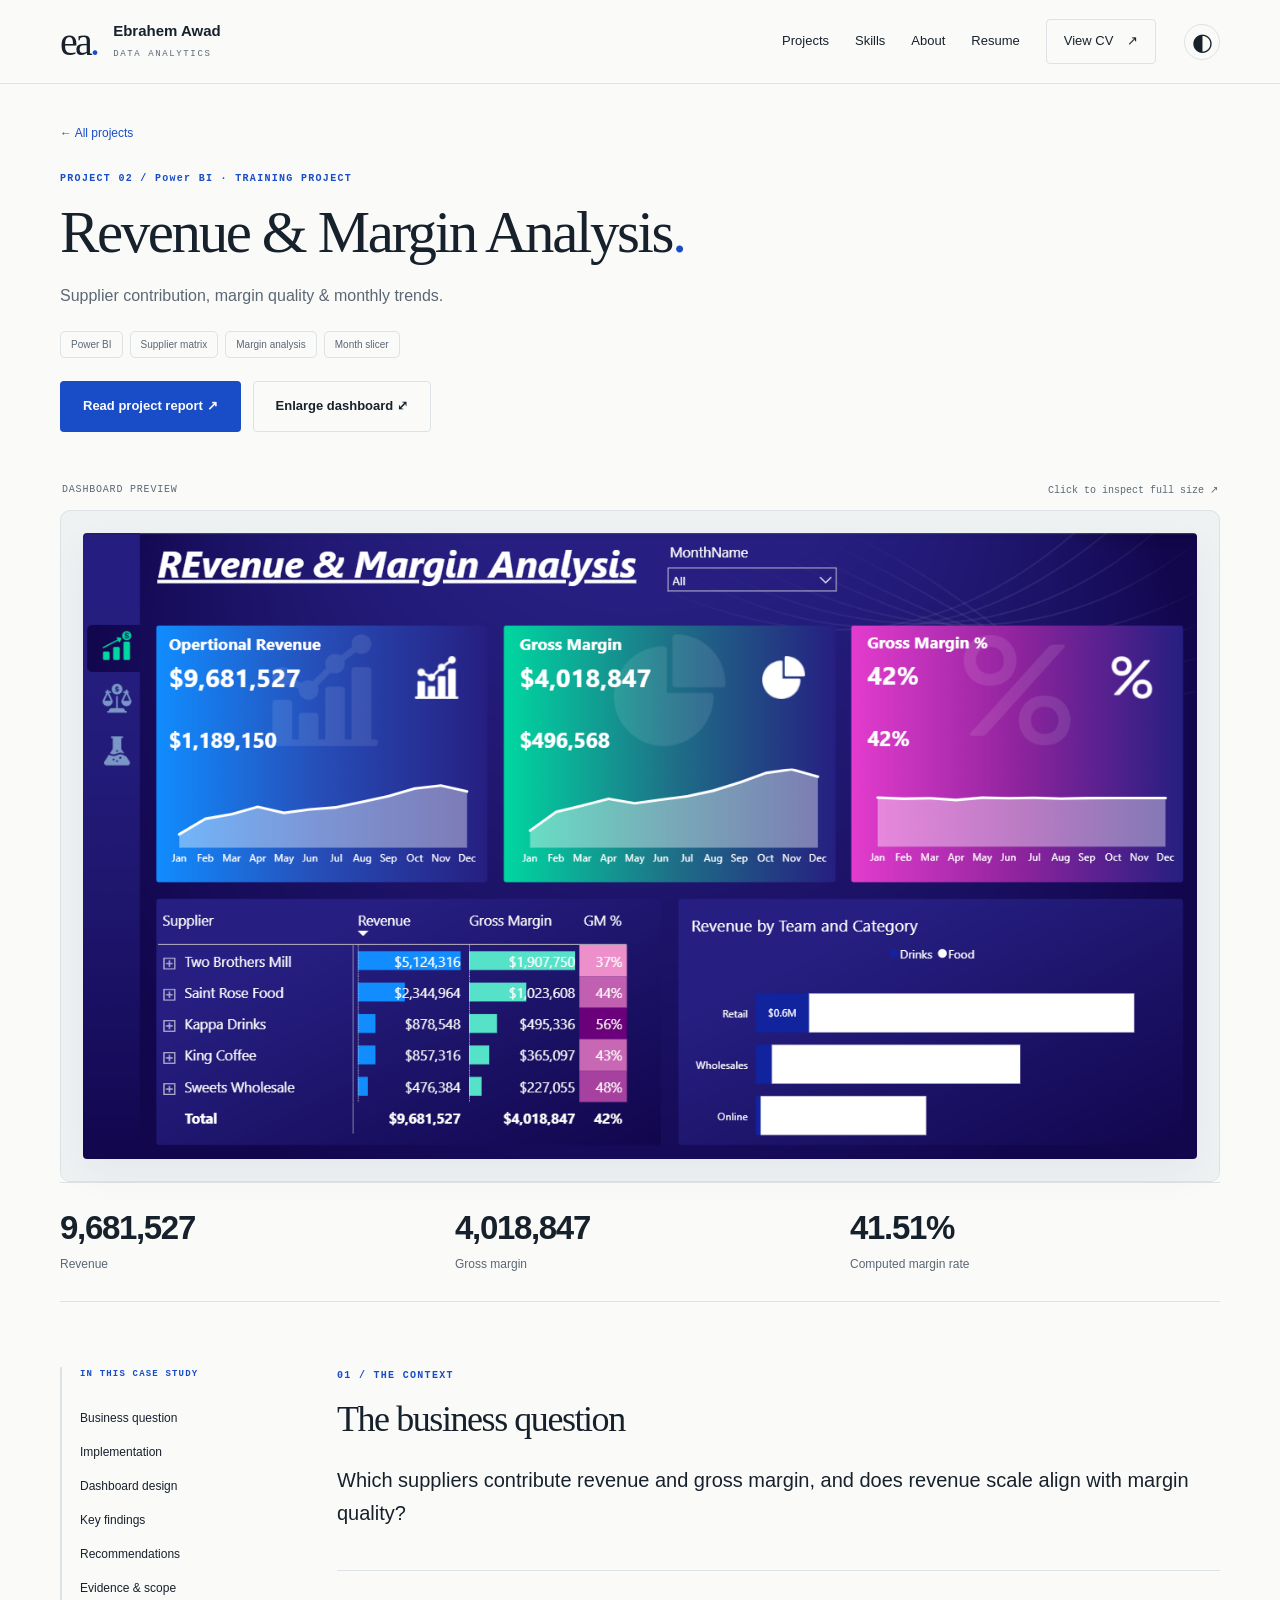
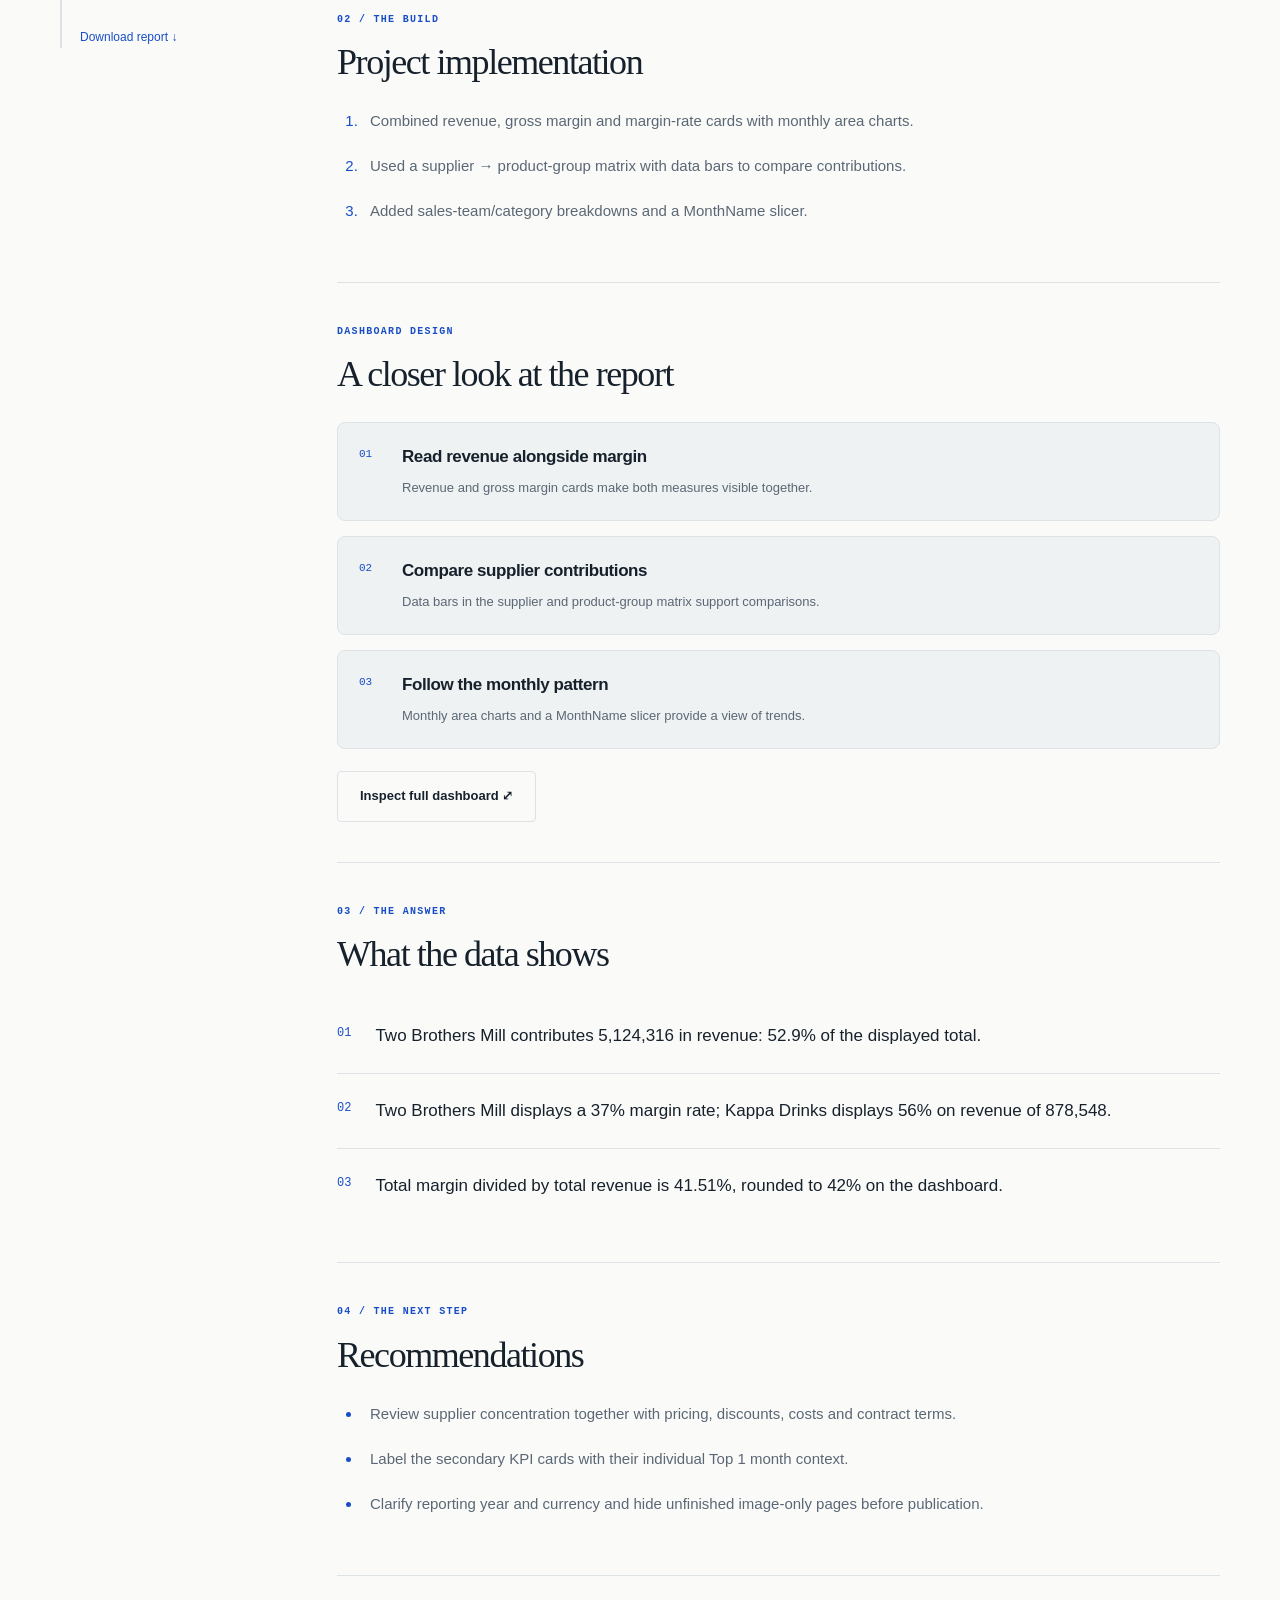
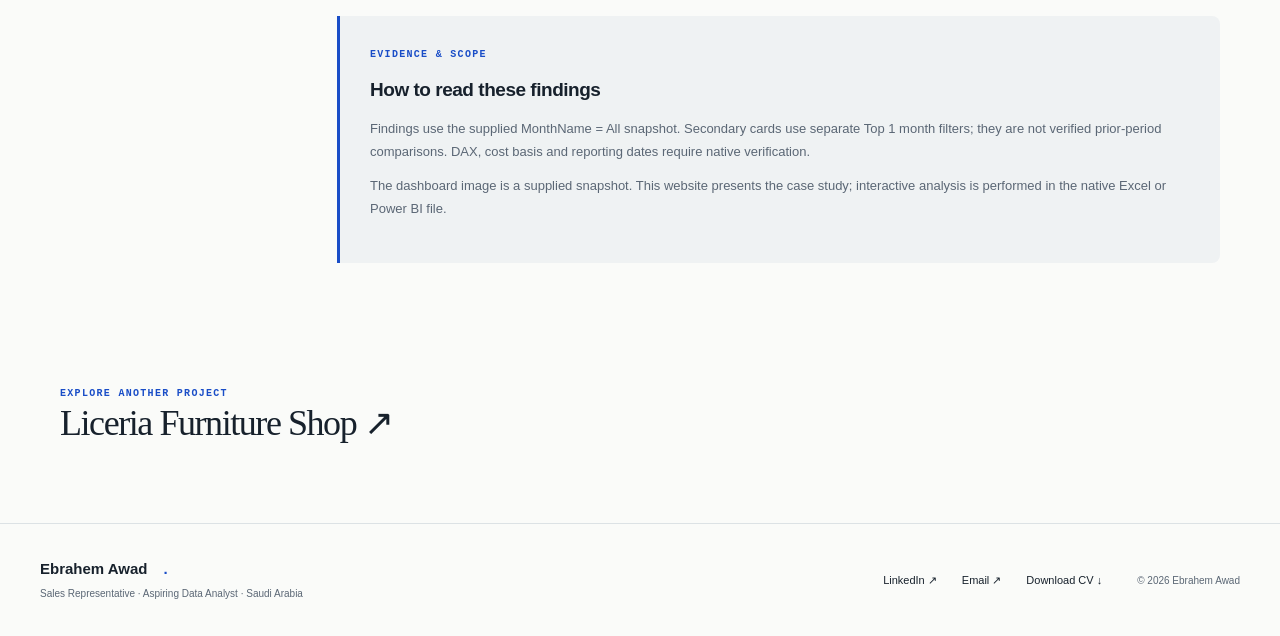
<file: Revenue_Margin_PowerBI.html>
<!doctype html><html lang="en"><head><meta charset="utf-8"><meta name="viewport" content="width=device-width,initial-scale=1"><meta name="description" content="Supplier contribution, margin quality &amp; monthly trends"><meta name="theme-color" content="#fdfcf9"><title>Revenue &amp; Margin Analysis | Ebrahem Awad</title><link rel="icon" href="assets/favicon.svg" type="image/svg+xml"><link rel="stylesheet" href="assets/style.css?v=20261010b"><script defer src="assets/app.js?v=20261010b"></script></head><body><a class="skip" href="#main">Skip to content</a><header><a class="brand" href="index.html"><span class="brand-mark">ea<span>.</span></span><span>Ebrahem Awad<small>DATA ANALYTICS</small></span></a><nav aria-label="Main navigation"><a href="index.html#projects">Projects</a><a href="index.html#skills">Skills</a><a href="index.html#about">About</a><a href="resume.html">Resume</a><a class="nav-report" href="assets/Ebrahem_Awad_ATS_Data_Analyst_Resume.pdf" target="_blank" rel="noopener">View CV <span>↗</span></a></nav><button class="theme" aria-label="Switch to dark theme" title="Change color theme">◐</button></header><main id="main"><section class="case-hero wrap"><a class="back text-link" href="index.html#projects">← All projects</a><div class="eyebrow">PROJECT 02 / Power BI · TRAINING PROJECT</div><h1>Revenue &amp; Margin Analysis<span class="blue">.</span></h1><p class="intro">Supplier contribution, margin quality &amp; monthly trends.</p><div class="tags"><span class="pill">Power BI</span><span class="pill">Supplier matrix</span><span class="pill">Margin analysis</span><span class="pill">Month slicer</span></div><div class="buttons"><a class="button primary" href="assets/Revenue_Margin_PowerBI_Project_Report.pdf" target="_blank" rel="noopener">Read project report ↗</a><button class="button secondary" data-zoom="assets/Revenue_Margin_PowerBI.png">Enlarge dashboard ⤢</button></div></section><section class="wrap dashboard-stage"><p class="dashboard-caption"><span>DASHBOARD PREVIEW</span><span>Click to inspect full size ↗</span></p><button class="case-image" data-zoom="assets/Revenue_Margin_PowerBI.png" aria-label="Enlarge Revenue &amp; Margin Analysis dashboard"><img src="assets/Revenue_Margin_PowerBI.png" alt="Revenue &amp; Margin Analysis dashboard"></button><div class="metrics"><div><strong>9,681,527</strong><span>Revenue</span></div><div><strong>4,018,847</strong><span>Gross margin</span></div><div><strong>41.51%</strong><span>Computed margin rate</span></div></div></section><section class="case-body wrap"><aside><span class="eyebrow">IN THIS CASE STUDY</span><a href="#question">Business question</a><a href="#approach">Implementation</a><a href="#details">Dashboard design</a><a href="#findings">Key findings</a><a href="#actions">Recommendations</a><a href="#evidence">Evidence & scope</a><a class="text-link" href="assets/Revenue_Margin_PowerBI_Project_Report.pdf" download>Download report ↓</a></aside><div class="case-copy"><section id="question"><p class="eyebrow">01 / THE CONTEXT</p><h2>The business question</h2><p class="lead">Which suppliers contribute revenue and gross margin, and does revenue scale align with margin quality?</p></section><section id="approach"><p class="eyebrow">02 / THE BUILD</p><h2>Project implementation</h2><ol><li>Combined revenue, gross margin and margin-rate cards with monthly area charts.</li><li>Used a supplier → product-group matrix with data bars to compare contributions.</li><li>Added sales-team/category breakdowns and a MonthName slicer.</li></ol></section><section id="details" class="dashboard-details"><p class="eyebrow">DASHBOARD DESIGN</p><h2>A closer look at the report</h2><div class="detail-grid"><article><span class="detail-number">01</span><h3>Read revenue alongside margin</h3><p>Revenue and gross margin cards make both measures visible together.</p></article><article><span class="detail-number">02</span><h3>Compare supplier contributions</h3><p>Data bars in the supplier and product-group matrix support comparisons.</p></article><article><span class="detail-number">03</span><h3>Follow the monthly pattern</h3><p>Monthly area charts and a MonthName slicer provide a view of trends.</p></article></div><button class="button secondary" data-zoom="assets/Revenue_Margin_PowerBI.png">Inspect full dashboard ⤢</button></section><section id="findings"><p class="eyebrow">03 / THE ANSWER</p><h2>What the data shows</h2><div class="finding-list"><article><span>01</span><p>Two Brothers Mill contributes 5,124,316 in revenue: 52.9% of the displayed total.</p></article><article><span>02</span><p>Two Brothers Mill displays a 37% margin rate; Kappa Drinks displays 56% on revenue of 878,548.</p></article><article><span>03</span><p>Total margin divided by total revenue is 41.51%, rounded to 42% on the dashboard.</p></article></div></section><section id="actions"><p class="eyebrow">04 / THE NEXT STEP</p><h2>Recommendations</h2><ul><li>Review supplier concentration together with pricing, discounts, costs and contract terms.</li><li>Label the secondary KPI cards with their individual Top 1 month context.</li><li>Clarify reporting year and currency and hide unfinished image-only pages before publication.</li></ul></section><section id="evidence" class="evidence"><p class="eyebrow">EVIDENCE & SCOPE</p><h3>How to read these findings</h3><p>Findings use the supplied MonthName = All snapshot. Secondary cards use separate Top 1 month filters; they are not verified prior-period comparisons. DAX, cost basis and reporting dates require native verification.</p><p>The dashboard image is a supplied snapshot. This website presents the case study; interactive analysis is performed in the native Excel or Power BI file.</p></section></div></section><section class="next-project wrap"><span class="eyebrow">EXPLORE ANOTHER PROJECT</span><h2><a href="Liceria_Furniture_Shop.html">Liceria Furniture Shop ↗</a></h2></section></main><footer><div><a class="brand" href="index.html">Ebrahem Awad<span class="blue">.</span></a><p>Sales Representative · Aspiring Data Analyst · Saudi Arabia</p></div><div class="footer-links"><a href="https://www.linkedin.com/in/ebrahemawad26/" target="_blank" rel="noopener">LinkedIn ↗</a><a href="mailto:Ebrahemawad22@gmail.com">Email ↗</a><a href="assets/Ebrahem_Awad_ATS_Data_Analyst_Resume.pdf" download>Download CV ↓</a></div><p>© 2026 Ebrahem Awad</p></footer><dialog id="image-dialog" aria-label="Dashboard enlarged"><button class="close-dialog" aria-label="Close dashboard">Close ×</button><img alt="Enlarged project dashboard"></dialog></body></html>
</file>
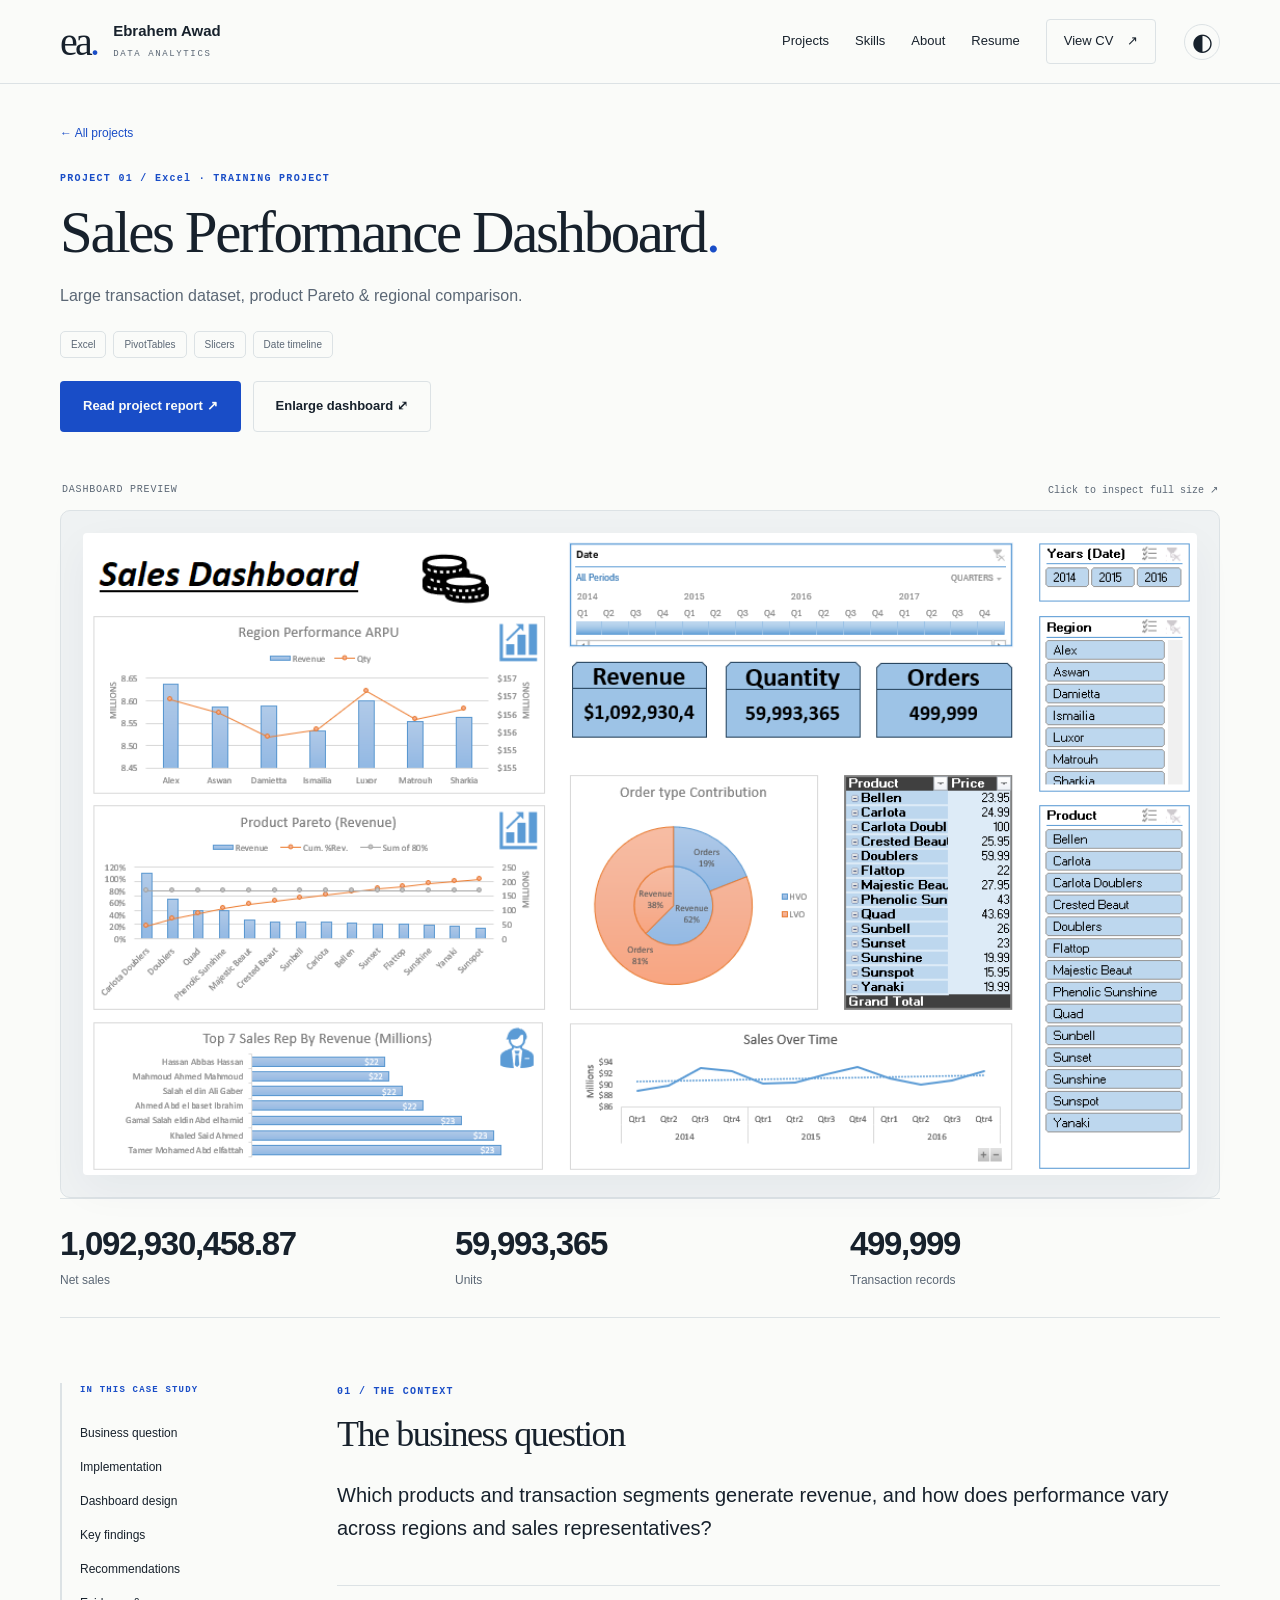
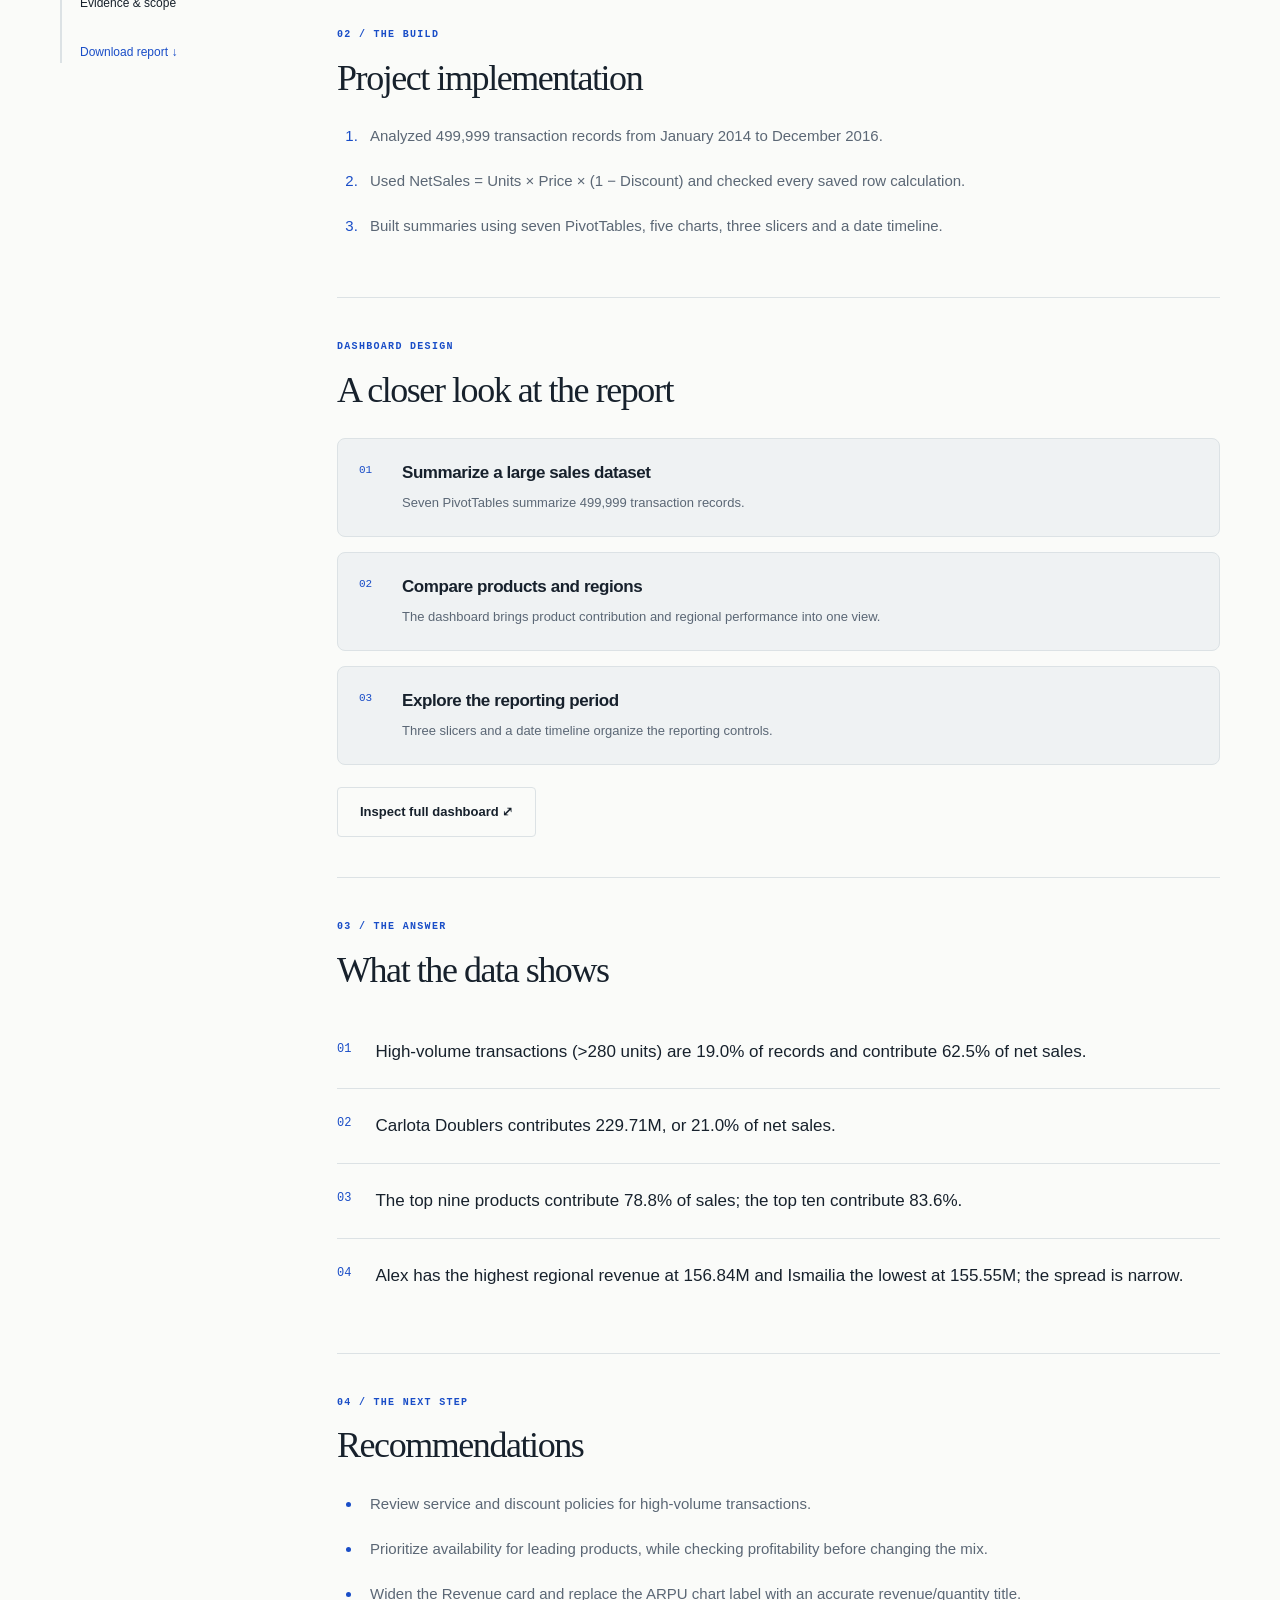
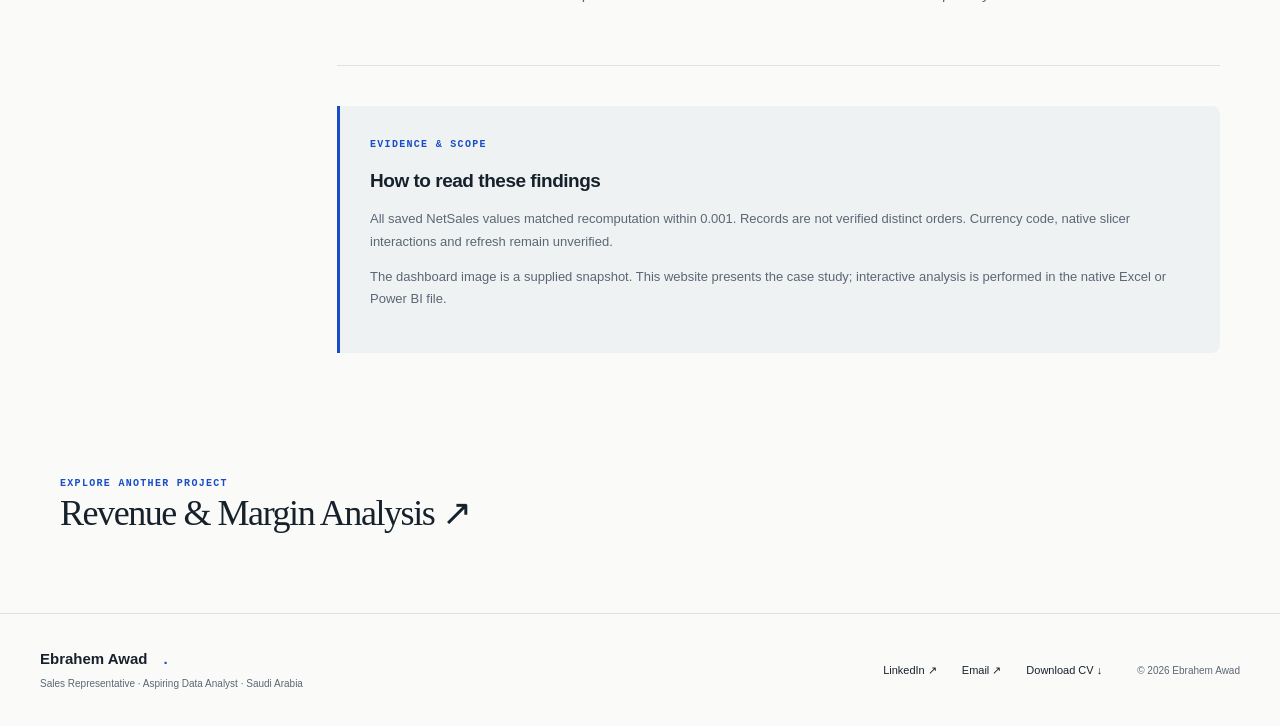
<file: Sales_Performance_Excel.html>
<!doctype html><html lang="en"><head><meta charset="utf-8"><meta name="viewport" content="width=device-width,initial-scale=1"><meta name="description" content="Large transaction dataset, product Pareto &amp; regional comparison"><meta name="theme-color" content="#fdfcf9"><title>Sales Performance Dashboard | Ebrahem Awad</title><link rel="icon" href="assets/favicon.svg" type="image/svg+xml"><link rel="stylesheet" href="assets/style.css?v=20261010b"><script defer src="assets/app.js?v=20261010b"></script></head><body><a class="skip" href="#main">Skip to content</a><header><a class="brand" href="index.html"><span class="brand-mark">ea<span>.</span></span><span>Ebrahem Awad<small>DATA ANALYTICS</small></span></a><nav aria-label="Main navigation"><a href="index.html#projects">Projects</a><a href="index.html#skills">Skills</a><a href="index.html#about">About</a><a href="resume.html">Resume</a><a class="nav-report" href="assets/Ebrahem_Awad_ATS_Data_Analyst_Resume.pdf" target="_blank" rel="noopener">View CV <span>↗</span></a></nav><button class="theme" aria-label="Switch to dark theme" title="Change color theme">◐</button></header><main id="main"><section class="case-hero wrap"><a class="back text-link" href="index.html#projects">← All projects</a><div class="eyebrow">PROJECT 01 / Excel · TRAINING PROJECT</div><h1>Sales Performance Dashboard<span class="blue">.</span></h1><p class="intro">Large transaction dataset, product Pareto &amp; regional comparison.</p><div class="tags"><span class="pill">Excel</span><span class="pill">PivotTables</span><span class="pill">Slicers</span><span class="pill">Date timeline</span></div><div class="buttons"><a class="button primary" href="assets/Sales_Performance_Excel_Project_Report.pdf" target="_blank" rel="noopener">Read project report ↗</a><button class="button secondary" data-zoom="assets/Sales_Performance_Excel.png">Enlarge dashboard ⤢</button></div></section><section class="wrap dashboard-stage"><p class="dashboard-caption"><span>DASHBOARD PREVIEW</span><span>Click to inspect full size ↗</span></p><button class="case-image" data-zoom="assets/Sales_Performance_Excel.png" aria-label="Enlarge Sales Performance Dashboard dashboard"><img src="assets/Sales_Performance_Excel.png" alt="Sales Performance Dashboard dashboard"></button><div class="metrics"><div><strong>1,092,930,458.87</strong><span>Net sales</span></div><div><strong>59,993,365</strong><span>Units</span></div><div><strong>499,999</strong><span>Transaction records</span></div></div></section><section class="case-body wrap"><aside><span class="eyebrow">IN THIS CASE STUDY</span><a href="#question">Business question</a><a href="#approach">Implementation</a><a href="#details">Dashboard design</a><a href="#findings">Key findings</a><a href="#actions">Recommendations</a><a href="#evidence">Evidence & scope</a><a class="text-link" href="assets/Sales_Performance_Excel_Project_Report.pdf" download>Download report ↓</a></aside><div class="case-copy"><section id="question"><p class="eyebrow">01 / THE CONTEXT</p><h2>The business question</h2><p class="lead">Which products and transaction segments generate revenue, and how does performance vary across regions and sales representatives?</p></section><section id="approach"><p class="eyebrow">02 / THE BUILD</p><h2>Project implementation</h2><ol><li>Analyzed 499,999 transaction records from January 2014 to December 2016.</li><li>Used NetSales = Units × Price × (1 − Discount) and checked every saved row calculation.</li><li>Built summaries using seven PivotTables, five charts, three slicers and a date timeline.</li></ol></section><section id="details" class="dashboard-details"><p class="eyebrow">DASHBOARD DESIGN</p><h2>A closer look at the report</h2><div class="detail-grid"><article><span class="detail-number">01</span><h3>Summarize a large sales dataset</h3><p>Seven PivotTables summarize 499,999 transaction records.</p></article><article><span class="detail-number">02</span><h3>Compare products and regions</h3><p>The dashboard brings product contribution and regional performance into one view.</p></article><article><span class="detail-number">03</span><h3>Explore the reporting period</h3><p>Three slicers and a date timeline organize the reporting controls.</p></article></div><button class="button secondary" data-zoom="assets/Sales_Performance_Excel.png">Inspect full dashboard ⤢</button></section><section id="findings"><p class="eyebrow">03 / THE ANSWER</p><h2>What the data shows</h2><div class="finding-list"><article><span>01</span><p>High-volume transactions (&gt;280 units) are 19.0% of records and contribute 62.5% of net sales.</p></article><article><span>02</span><p>Carlota Doublers contributes 229.71M, or 21.0% of net sales.</p></article><article><span>03</span><p>The top nine products contribute 78.8% of sales; the top ten contribute 83.6%.</p></article><article><span>04</span><p>Alex has the highest regional revenue at 156.84M and Ismailia the lowest at 155.55M; the spread is narrow.</p></article></div></section><section id="actions"><p class="eyebrow">04 / THE NEXT STEP</p><h2>Recommendations</h2><ul><li>Review service and discount policies for high-volume transactions.</li><li>Prioritize availability for leading products, while checking profitability before changing the mix.</li><li>Widen the Revenue card and replace the ARPU chart label with an accurate revenue/quantity title.</li></ul></section><section id="evidence" class="evidence"><p class="eyebrow">EVIDENCE & SCOPE</p><h3>How to read these findings</h3><p>All saved NetSales values matched recomputation within 0.001. Records are not verified distinct orders. Currency code, native slicer interactions and refresh remain unverified.</p><p>The dashboard image is a supplied snapshot. This website presents the case study; interactive analysis is performed in the native Excel or Power BI file.</p></section></div></section><section class="next-project wrap"><span class="eyebrow">EXPLORE ANOTHER PROJECT</span><h2><a href="Revenue_Margin_PowerBI.html">Revenue &amp; Margin Analysis ↗</a></h2></section></main><footer><div><a class="brand" href="index.html">Ebrahem Awad<span class="blue">.</span></a><p>Sales Representative · Aspiring Data Analyst · Saudi Arabia</p></div><div class="footer-links"><a href="https://www.linkedin.com/in/ebrahemawad26/" target="_blank" rel="noopener">LinkedIn ↗</a><a href="mailto:Ebrahemawad22@gmail.com">Email ↗</a><a href="assets/Ebrahem_Awad_ATS_Data_Analyst_Resume.pdf" download>Download CV ↓</a></div><p>© 2026 Ebrahem Awad</p></footer><dialog id="image-dialog" aria-label="Dashboard enlarged"><button class="close-dialog" aria-label="Close dashboard">Close ×</button><img alt="Enlarged project dashboard"></dialog></body></html>
</file>
<file: assets/style.css>
:root{--bg:#fdfcf9;--surface:#f3f1eb;--ink:#171b25;--muted:#65676c;--line:#d9d9d1;--blue:#123fbc;--white:#fff;--shadow:0 22px 60px #222c4515}*{box-sizing:border-box}html{scroll-behavior:smooth;scroll-padding-top:110px}body{margin:0;background:var(--bg);color:var(--ink);font:16px/1.7 Arial,Helvetica,sans-serif;-webkit-font-smoothing:antialiased}body.dark{--bg:#10151e;--surface:#192230;--ink:#f4f1e9;--muted:#b4bdca;--line:#344052;--blue:#95b4ff;--white:#121a26}a{color:inherit;text-decoration:none}button{font:inherit;cursor:pointer}a,button{-webkit-tap-highlight-color:transparent}a:focus-visible,button:focus-visible{outline:3px solid var(--blue);outline-offset:5px}img{display:block;max-width:100%}button{color:inherit}h1,h2,h3,p{margin:0}h1,h2{font-family:Georgia,'Times New Roman',serif;font-weight:400;line-height:1.08;letter-spacing:-.04em}h1{font-size:clamp(48px,5.7vw,84px)}h2{font-size:clamp(36px,4vw,57px)}h3{font-size:25px;line-height:1.3;letter-spacing:-.025em}em{color:var(--blue);font-weight:400}p{color:var(--muted)}.wrap{max-width:1240px;margin-inline:auto;padding-inline:40px}.section{padding-block:110px}.eyebrow,.tiny,.proof-label{font-family:monospace;font-size:11px;letter-spacing:.14em;font-weight:600}.eyebrow{color:var(--blue);margin-bottom:25px}.tiny{color:var(--muted);font-size:10px}.blue{color:var(--blue)}.skip{position:fixed;top:-100px;background:var(--blue);color:white;padding:12px;z-index:100}.skip:focus{top:10px}header{height:98px;display:flex;align-items:center;gap:35px;max-width:1400px;margin:auto;padding-inline:60px;border-bottom:1px solid var(--line)}.brand{display:flex;align-items:center;gap:16px;font-size:15px;font-weight:600;line-height:1.3;white-space:nowrap}.brand small{display:block;font:9px/1.8 monospace;letter-spacing:.18em;color:var(--muted);margin-top:5px}.brand-mark{font:40px/1 Georgia;letter-spacing:-.07em}.brand-mark>span{color:var(--blue)}nav{display:flex;align-items:center;gap:32px;margin-left:auto;font-size:13px}nav a:hover,.text-link:hover{color:var(--blue)}.nav-report{padding:10px 17px;border:1px solid var(--line);border-radius:4px}.nav-report span{margin-left:10px}.theme{width:36px;height:36px;border:1px solid var(--line);border-radius:50%;background:transparent;font-size:24px;line-height:1}.hero{display:grid;grid-template-columns:1.1fr 1fr;gap:60px;align-items:center;padding-block:76px 84px}.availability{display:flex;align-items:center;gap:9px;font:10px monospace;letter-spacing:.11em;color:var(--muted);margin-bottom:36px}.availability>span{height:7px;width:7px;background:#588560;border-radius:50%}.hero .eyebrow{margin-bottom:20px}.hero h1{margin-bottom:28px}.intro{font-size:17px;line-height:1.8;max-width:530px}.buttons{display:flex;align-items:center;flex-wrap:wrap;gap:12px;margin-top:32px}.button{min-height:48px;padding:13px 22px;border:1px solid transparent;border-radius:4px;display:inline-flex;align-items:center;justify-content:center;gap:28px;font-size:13px;font-weight:600;transition:transform .2s,background .2s}.button:hover{transform:translateY(-2px)}.primary{background:var(--blue);color:var(--bg)}.secondary{background:transparent;border-color:var(--line)}.hero-meta{display:flex;align-items:center;gap:16px;font-size:11px;color:var(--muted);margin-top:35px}.hero-meta i{font-style:normal;color:var(--blue)}.hero-art{position:relative;padding:28px;background:var(--surface);border:1px solid var(--line);border-radius:7px;transform:rotate(1.5deg);margin-top:10px}.art-top{display:flex;justify-content:space-between;margin-bottom:26px}.dashboard-window{border-radius:6px;overflow:hidden;box-shadow:var(--shadow);background:white;border:1px solid #d7dce5;transform:rotate(-1.5deg)}.window-bar{height:32px;display:flex;align-items:center;justify-content:space-between;padding:0 13px;font:9px monospace;background:#edf0f7;color:#535d74}.window-bar span:first-child{font-size:7px;color:#adb5c5;letter-spacing:2px}.dashboard-window img{width:100%}.art-bottom{display:flex;align-items:center;justify-content:space-between;margin-top:27px}.art-bottom strong{display:block;font:48px/1 Georgia;color:var(--blue);letter-spacing:-.05em}.art-bottom strong>span{font-size:25px;margin-left:5px}.art-bottom small{font:9px monospace;letter-spacing:.12em;color:var(--muted)}.art-bottom>a{text-align:right;font-size:11px;line-height:1.4}.art-bottom>a>span{font-size:24px;color:var(--blue)}.floating-note{position:absolute;right:25px;bottom:-30px;background:var(--bg);border:1px solid var(--line);box-shadow:var(--shadow);border-radius:4px;padding:15px 22px;display:flex;align-items:center;gap:13px;transform:rotate(-1.5deg);font-size:12px;line-height:1.5}.note-line{width:3px;height:32px;background:var(--blue)}.proof-strip{display:grid;grid-template-columns:repeat(4,1fr);padding-block:28px;border-block:1px solid var(--line)}.proof-strip>div{display:flex;align-items:center;gap:18px;padding-left:25px;border-right:1px solid var(--line)}.proof-strip>div:first-child{padding-left:0}.proof-strip>div:last-child{border:0}.proof-strip strong{font:43px Georgia;letter-spacing:-.06em}.proof-strip>div>span{font-size:11px;color:var(--muted);line-height:1.5}.proof-strip .proof-label{font-size:9px;color:var(--blue)}.about{display:grid;grid-template-columns:1fr 1fr;gap:100px}.about h2{font-size:48px}.about-copy p+p{margin-top:22px}.lead{font-size:21px;color:var(--ink);line-height:1.65}.about-copy blockquote{font:italic 22px/1.5 Georgia;border-left:2px solid var(--blue);padding-left:24px;margin:30px 0;color:var(--ink)}.tags{display:flex;gap:7px;flex-wrap:wrap}.pill{border:1px solid var(--line);font-size:10px;padding:4px 10px;border-radius:3px;color:var(--muted);white-space:nowrap}.skills-area{background:var(--surface)}.section-heading{display:flex;align-items:end;justify-content:space-between;gap:50px;margin-bottom:45px}.section-heading>p{font-size:13px;line-height:1.8}.skills-grid{display:grid;grid-template-columns:repeat(3,1fr);gap:0;margin-top:55px}.skills-grid article{padding-inline:35px;border-right:1px solid var(--line);display:flex;flex-direction:column}.skills-grid article:first-child{padding-left:0}.skills-grid article:last-child{border-right:0;padding-right:0}.skill-number{font:14px monospace;color:var(--blue);margin-bottom:25px}.skills-grid h3{margin-bottom:18px}.skills-grid p{font-size:14px;line-height:1.8;margin-bottom:25px}.skills-grid .tags{margin-bottom:30px}.skills-grid a{margin-top:auto;font-size:12px;font-weight:600}.text-link{color:var(--blue)}.filter-row{display:flex;justify-content:space-between;align-items:center;gap:15px;margin-bottom:30px}.filters{display:flex;gap:6px}.filters button{border:1px solid var(--line);background:transparent;border-radius:4px;padding:10px 16px;font-size:12px}.filters button span{margin-left:13px;font:9px monospace;color:var(--muted)}.filters button.active{background:var(--ink);color:var(--bg);border-color:var(--ink)}.filters button.active span{color:var(--bg);opacity:.65}.projects-grid{display:grid;grid-template-columns:repeat(2,1fr);gap:32px}.project-card{border:1px solid var(--line);border-radius:5px;overflow:hidden;transition:box-shadow .25s,transform .25s}.project-card:hover{box-shadow:var(--shadow);transform:translateY(-4px)}.project-image{position:relative;display:block;background:var(--surface);padding:28px 20px;border-bottom:1px solid var(--line);height:290px;display:flex;align-items:center;justify-content:center}.project-image img{max-height:245px;object-fit:contain;box-shadow:0 6px 18px #18254d10;border:1px solid #d9dee9}.image-label{position:absolute;right:16px;bottom:12px;background:var(--bg);padding:5px 9px;font-size:9px;border:1px solid var(--line);border-radius:3px;opacity:0;transition:opacity .2s}.project-image:hover .image-label{opacity:1}.project-content{padding:28px}.project-content .eyebrow{font-size:9px;margin-bottom:12px}.project-content h3{font:29px/1.2 Georgia;letter-spacing:-.025em;margin-bottom:13px}.project-content>p{font-size:12px;min-height:42px}.metrics{display:grid;grid-template-columns:repeat(3,1fr);gap:13px;margin-top:25px;padding-top:22px;border-top:1px solid var(--line)}.metrics strong{display:block;font-size:17px;line-height:1.3;letter-spacing:-.02em;color:var(--ink);overflow-wrap:anywhere}.metrics span{display:block;font-size:9px;margin-top:7px;color:var(--muted)}.project-links{display:flex;justify-content:space-between;gap:10px;font-size:11px;padding-top:22px;margin-top:24px;border-top:1px solid var(--line)}.project-links a:first-child{font-weight:600}.project-links span{margin-left:10px}.process-area{background:var(--surface)}.process-grid{display:grid;grid-template-columns:repeat(4,1fr);gap:35px;margin-top:50px}.process-grid article{border-top:1px solid var(--line);padding-top:22px}.process-grid span{font:12px monospace;color:var(--blue);display:block;margin-bottom:20px}.process-grid h3{font-size:20px;margin-bottom:14px}.process-grid p{font-size:13px}.closing{text-align:center;padding-block:105px}.closing .eyebrow{margin-bottom:22px}.closing p:not(.eyebrow){font-size:14px;margin-block:25px}.closing .button{margin-top:5px}footer{max-width:1320px;margin:auto;padding:35px 40px;display:flex;align-items:center;gap:35px;border-top:1px solid var(--line)}footer>.brand{font-size:17px}footer p{font-size:10px;margin-top:6px}footer>a{font-size:12px;margin-left:auto}footer>p{font-size:10px;margin:0}.case-hero{padding-block:50px}.back{display:inline-block;margin-bottom:40px;font-size:12px}.case-hero .eyebrow{margin-bottom:20px}.case-hero h1{font-size:clamp(43px,5.4vw,76px);margin-bottom:24px;max-width:1000px}.case-hero .intro{max-width:750px}.case-hero .tags{margin-top:20px}.case-image{border:1px solid var(--line);background:var(--surface);padding:35px;width:100%;border-radius:5px}.case-image img{margin:auto;max-height:680px;width:auto;box-shadow:var(--shadow)}.case-image:hover{border-color:var(--blue)}.case-image+.metrics{margin-top:0;padding:30px 20px;border-bottom:1px solid var(--line);gap:30px}.case-image+.metrics strong{font:36px Georgia}.case-image+.metrics span{font-size:12px}.case-body{display:grid;grid-template-columns:230px 1fr;gap:80px;padding-block:75px}.case-body aside{position:sticky;top:30px;align-self:start;display:flex;flex-direction:column;gap:13px;font-size:12px}.case-body aside .eyebrow{font-size:9px;margin-bottom:12px}.case-body aside a:hover{color:var(--blue)}.case-body aside a:last-child{margin-top:15px}.case-copy section{padding-bottom:55px;margin-bottom:50px;border-bottom:1px solid var(--line);scroll-margin-top:25px}.case-copy section:last-child{border:0}.case-copy .eyebrow{font-size:10px;margin-bottom:15px}.case-copy h2{font-size:39px;margin-bottom:25px}.case-copy ol,.case-copy ul{padding-left:25px;line-height:1.8;color:var(--muted)}.case-copy li{padding-left:8px;margin-bottom:18px}.case-copy li::marker{color:var(--blue)}.finding-list article{display:flex;gap:24px;align-items:start;padding:22px 0;border-bottom:1px solid var(--line)}.finding-list article:last-child{border:0}.finding-list span{font:12px monospace;color:var(--blue);padding-top:5px}.finding-list p{font-size:17px;color:var(--ink)}.case-copy .evidence{background:var(--surface);border-left:3px solid var(--blue)!important;padding:30px;margin-bottom:0}.evidence h3{font-size:19px;margin-bottom:15px}.evidence p{font-size:13px;margin-bottom:12px}.next-project{padding-block:40px 80px}.next-project h2{font-size:36px}.next-project a:hover{color:var(--blue)}dialog{border:1px solid var(--line);border-radius:5px;background:var(--bg);color:var(--ink);max-width:96vw;width:1400px;max-height:94vh;padding:50px 18px 18px}dialog::backdrop{background:#071328db;backdrop-filter:blur(6px)}dialog img{max-height:80vh;object-fit:contain;margin:auto}.close-dialog{position:absolute;right:18px;top:10px;border:0;background:transparent;font-size:14px;padding:6px}body.modal-open{overflow:hidden}[hidden]{display:none!important}
@media(min-width:1400px){.hero{padding-block:95px 110px}.hero h1{font-size:79px}}@media(max-width:1100px){.wrap{padding-inline:30px}header{padding-inline:30px}.hero{gap:35px}.hero h1{font-size:62px}.about{gap:50px}.about h2{font-size:42px}.project-image{height:230px}.metrics strong{font-size:14px}.case-body{gap:45px}.section{padding-block:80px}}@media(max-width:800px){header{height:85px;padding-inline:22px;gap:18px}nav{gap:18px}nav a{font-size:12px}nav .nav-report{display:none}.brand-mark{font-size:33px}.brand{font-size:13px}.hero{grid-template-columns:1fr;padding-block:55px 70px;gap:45px}.hero-copy{max-width:610px}.hero h1{font-size:72px}.hero-art{max-width:590px;margin-inline:auto;width:90%}.proof-strip{grid-template-columns:repeat(2,1fr);gap:23px;padding-block:25px}.proof-strip>div{padding-left:0}.proof-strip>div:nth-child(2){border:0}.about{grid-template-columns:1fr;gap:35px}.about h2{font-size:46px}.section-heading{align-items:start;gap:30px}.skills-grid{grid-template-columns:1fr;gap:35px}.skills-grid article,.skills-grid article:first-child,.skills-grid article:last-child{padding:0 0 30px;border:0;border-bottom:1px solid var(--line)}.skills-grid article:last-child{padding-bottom:0;border:0}.skill-number{margin-bottom:15px}.skills-grid .tags{margin-bottom:20px}.projects-grid{gap:20px}.project-content{padding:22px}.project-content h3{font-size:25px}.project-image{height:200px;padding:22px 14px}.metrics{gap:8px}.metrics strong{font-size:13px}.metrics span{font-size:8px}.process-grid{grid-template-columns:repeat(2,1fr)}.case-body{grid-template-columns:1fr;gap:35px}.case-body aside{position:static;flex-direction:row;flex-wrap:wrap;padding-bottom:25px;border-bottom:1px solid var(--line)}.case-body aside .eyebrow{width:100%;margin-bottom:0}.case-body aside a:last-child{margin:0}.case-image{padding:20px}.case-image+.metrics strong{font-size:27px}footer{flex-wrap:wrap;padding-inline:30px}footer>p{width:100%}.closing h2{font-size:43px}}@media(max-width:560px){.wrap{padding-inline:22px}header{gap:12px}.brand{gap:9px}.brand small{font-size:7px}.brand-mark{font-size:30px}nav{gap:14px}nav a:first-child,nav a:nth-child(2){display:none}.theme{width:30px;height:30px;font-size:21px}.hero{padding-top:38px}.availability{font-size:9px;margin-bottom:28px}.hero h1{font-size:53px}.hero .eyebrow{font-size:9px}.intro{font-size:15px}.buttons{gap:9px}.button{font-size:11px;gap:16px;padding:12px 17px}.hero-meta{font-size:10px;gap:12px}.hero-art{width:96%;padding:20px}.art-top{margin-bottom:18px}.tiny{font-size:8px}.art-bottom strong{font-size:40px}.floating-note{right:15px;padding:12px 15px;font-size:10px}.proof-strip strong{font-size:33px}.proof-strip>div{gap:12px}.proof-strip>div>span{font-size:10px}.section{padding-block:62px}.about h2{font-size:37px}.lead{font-size:19px}.about-copy p{font-size:14px}.about-copy blockquote{font-size:20px}.section-heading{flex-direction:column;gap:22px;margin-bottom:30px}.section-heading h2{font-size:37px}.section-heading>p{font-size:12px}.projects-grid{grid-template-columns:1fr;gap:28px}.project-image{height:245px}.project-content h3{font-size:28px}.metrics strong{font-size:16px}.metrics span{font-size:9px}.filters{gap:4px}.filters button{padding:9px 12px;font-size:10px}.filters button span{margin-left:6px;font-size:8px}.filter-row>#project-count{display:none}.process-grid{gap:24px}.process-grid p{font-size:12px}.process-grid h3{font-size:18px}.closing{padding-block:65px}.closing h2{font-size:34px}.closing p:not(.eyebrow){font-size:12px}footer{gap:23px;padding:25px 22px}footer>a{font-size:10px}.case-hero{padding-block:30px}.case-hero h1{font-size:45px}.case-hero .eyebrow{font-size:9px}.case-image{padding:10px}.case-image+.metrics{gap:12px;padding:22px 0}.case-image+.metrics strong{font-size:21px;overflow-wrap:anywhere}.case-image+.metrics span{font-size:9px}.case-body{padding-block:45px}.case-copy h2{font-size:31px}.case-copy .lead{font-size:19px}.case-copy li{font-size:14px}.case-copy section{padding-bottom:35px;margin-bottom:35px}.finding-list p{font-size:15px}.next-project h2{font-size:28px}.next-project{padding-block:10px 55px}}
.profile{margin:38px 0 0;max-width:310px}.profile img{width:100%;border-radius:5px;filter:saturate(.85)}.profile figcaption{font:9px/1.6 monospace;color:var(--muted);margin-top:12px}.about-resume{margin:25px 0}.footer-links{display:flex;gap:25px;margin-left:auto;font-size:11px}.learning-area{background:var(--surface)}.learning-grid{display:grid;grid-template-columns:repeat(2,1fr);gap:24px}.learning-grid article{padding:28px;border:1px solid var(--line);background:var(--bg);border-radius:4px}.learning-grid .eyebrow{font-size:9px;display:block;margin-bottom:18px}.learning-grid h3{font-size:20px;margin-bottom:14px}.learning-grid p{font-size:13px}.learning-note{font-size:12px;margin:25px 0 15px}.learning-area .text-link{font-size:12px}.contact-section{border-top:1px solid var(--line)}.contact-grid{display:grid;grid-template-columns:repeat(3,1fr);gap:22px}.contact-grid>a{border:1px solid var(--line);border-radius:4px;padding:25px;display:flex;flex-direction:column;gap:13px}.contact-grid>a:hover{border-color:var(--blue)}.contact-grid .eyebrow{font-size:10px;margin:0}.contact-grid strong{font-size:15px;overflow-wrap:anywhere}.contact-grid>a>span:last-child{font-size:11px;color:var(--muted)}.resume-intro{display:grid;grid-template-columns:1fr 230px;gap:60px;align-items:center}.resume-intro h1{font-size:72px;margin-bottom:20px}.resume-intro .intro{margin-top:20px}.resume-portrait{border-radius:5px;width:230px}.resume-body{display:grid;grid-template-columns:230px 1fr;gap:80px;padding-block:65px}.resume-body aside{display:flex;flex-direction:column;gap:15px;font-size:12px;align-self:start;position:sticky;top:30px}.resume-body .timeline article{border-left:1px solid var(--line);padding:0 0 35px 28px;position:relative}.timeline article:before{content:'';position:absolute;left:-4px;top:6px;height:7px;width:7px;border-radius:50%;background:var(--blue)}.timeline article h3{font-size:22px;margin:12px 0 5px}.timeline article>strong{font-size:13px;color:var(--blue);display:block;margin-bottom:13px}.timeline article>p{font-size:14px}.course{padding:22px 0;border-bottom:1px solid var(--line);margin-bottom:16px}.course h3{font-size:20px;margin-bottom:8px}.course p{font-size:13px}.course .tiny{font-size:9px;display:block;margin-top:12px}.resume-tags{margin-block:22px}.resume-body .case-copy>section>h3{font-size:20px}
@media(max-width:800px){.learning-grid{gap:16px}.contact-grid{grid-template-columns:1fr}.resume-intro{grid-template-columns:1fr 170px;gap:30px}.resume-intro h1{font-size:55px}.resume-portrait{width:170px}.resume-body{grid-template-columns:1fr;gap:30px}.resume-body aside{position:static;flex-direction:row;flex-wrap:wrap;border-bottom:1px solid var(--line);padding-bottom:25px}.resume-body aside .eyebrow{width:100%;margin-bottom:0}.footer-links{flex-wrap:wrap}.profile{max-width:230px}}
@media(max-width:560px){nav{gap:12px}.learning-grid{grid-template-columns:1fr}.learning-grid article{padding:23px}.contact-grid strong{font-size:15px}.resume-intro{grid-template-columns:1fr}.resume-intro h1{font-size:50px}.resume-portrait{width:150px}.resume-intro .hero-meta{flex-wrap:wrap}.resume-body{padding-block:40px}.footer-links{margin-left:0;font-size:11px;gap:20px}.profile{max-width:190px}}
@media(prefers-reduced-motion:reduce){html{scroll-behavior:auto}*{transition:none!important;transform:none!important}}

.mazen-training{padding-top:28px;margin-top:28px;border-top:1px solid var(--line)}.resume-body #capabilities h3{margin:25px 0 12px}.resume-body .timeline ul{font-size:14px;margin-bottom:0}


/* Project-first portfolio, October 2026 */
:root{--bg:#fafbf9;--surface:#eff2f3;--ink:#17212c;--muted:#5b6775;--line:#dce2e5;--blue:#194dc7;--shadow:0 14px 42px #16325b0c}
body{font-size:15px;line-height:1.75}header{height:84px;position:sticky;top:0;z-index:20;background:var(--bg);max-width:none;padding-inline:max(28px,calc((100vw - 1160px)/2));gap:28px}.wrap{max-width:1240px}.section{padding-block:82px}nav{gap:26px}h2{font-size:clamp(34px,4vw,52px)}.eyebrow{font-size:10px;letter-spacing:.13em}
.hero{grid-template-columns:minmax(0,1fr) 280px;gap:80px;padding-block:64px 60px}.hero-copy{max-width:750px}.hero h1{font-size:clamp(45px,4.6vw,64px);line-height:1.12;letter-spacing:-.035em;margin-bottom:22px}.hero .availability{margin-bottom:24px}.hero .eyebrow{margin-bottom:15px}.hero .intro{font-size:16px;max-width:590px}.hero .buttons{margin-top:24px}.hero-profile{padding:26px 0 26px 34px;border-left:1px solid var(--line);align-self:center}.hero-profile img{width:116px;height:116px;object-fit:cover;border-radius:50%;margin-bottom:20px;border:5px solid var(--surface)}.hero-profile .eyebrow{font-size:8px;line-height:1.7;margin-bottom:10px}.hero-profile h2{font-family:Arial,Helvetica,sans-serif;font-size:23px;font-weight:600;letter-spacing:-.02em;line-height:1.3;margin-bottom:8px}.hero-profile p:not(.eyebrow){font-size:12px;line-height:1.8}.hero-profile a{display:inline-block;margin-top:15px;font-size:11px}.proof-strip{padding-block:21px}.proof-strip strong{font:600 27px Arial,Helvetica,sans-serif;letter-spacing:-.04em}.proof-strip>div{padding-left:24px;gap:15px}.proof-strip>div:first-child{padding-left:0}
#projects{padding-top:68px}.section-heading{margin-bottom:35px}.projects-grid{grid-template-columns:1fr;gap:32px}.project-card{display:grid;grid-template-columns:minmax(0,1.2fr) minmax(0,1fr);border-radius:12px;box-shadow:var(--shadow);background:var(--white)}.project-card:hover{transform:translateY(-2px)}.project-image{height:auto;min-height:355px;padding:24px;border-bottom:0;border-right:1px solid var(--line);background:var(--surface)}.project-image img{width:100%;max-height:400px;object-fit:contain;border-radius:5px;box-shadow:0 8px 28px #162c4910}.image-label{opacity:1;bottom:15px;right:16px;padding:6px 10px}.project-content{padding:32px;display:flex;flex-direction:column;justify-content:center}.project-content h3{font:600 28px/1.25 Arial,Helvetica,sans-serif;letter-spacing:-.03em;margin-bottom:12px}.project-content>p{font-size:13px;min-height:0}.project-skills{margin-top:18px}.pill{border-radius:5px;font-size:10px;white-space:normal}.project-insight{padding-left:13px;border-left:2px solid var(--blue);margin-top:22px}.project-insight>span{font:9px monospace;letter-spacing:.1em;color:var(--blue)}.project-insight p{font-size:13px;color:var(--ink);margin-top:5px;line-height:1.6}.project-content .metrics{margin-top:21px;padding-top:18px;gap:12px}.project-content .metrics strong{font-size:14px;line-height:1.5}.project-content .metrics span{font-size:9px}.project-links{margin-top:20px;padding-top:18px;font-size:11px}.filters button{border-radius:30px;padding:9px 18px}.filters button.active{background:var(--blue);border-color:var(--blue);color:white}.filters button.active span{color:white}
.skills-grid{margin-top:38px}.skills-grid h3{font-size:22px}.skills-grid p{font-size:13px}.skills-grid article{padding-inline:28px}.about{gap:75px;align-items:start}.about h2{font-size:46px}.about-copy .lead{font-size:20px}.about-copy p:not(.lead){font-size:14px}.process-grid{margin-top:36px}.process-grid article{padding-top:18px}.process-grid p{font-size:12px}.course-details{border-block:1px solid var(--line)}.course-details summary{list-style:none;cursor:pointer;padding:18px 0;font-size:14px;font-weight:600;display:flex;justify-content:space-between;gap:20px}.course-details summary::-webkit-details-marker{display:none}.course-details summary>span{font-size:23px;line-height:1;color:var(--blue)}.course-details[open] summary>span{transform:rotate(45deg)}.course-details .learning-grid{padding-bottom:24px}.learning-grid h3{font-size:18px}.closing{padding-block:75px}.contact-grid>a{border-radius:9px;background:var(--white)}.contact-section{padding-top:65px}
.case-hero{padding-block:35px 38px}.case-hero .back{margin-bottom:26px}.case-hero h1{font-size:clamp(38px,4.6vw,64px);margin-bottom:18px}.case-hero .eyebrow{margin-bottom:13px}.case-hero .intro{font-size:16px}.case-hero .buttons{margin-top:23px}.dashboard-caption{display:flex;justify-content:space-between;gap:20px;padding:14px 2px;font:10px monospace;letter-spacing:.08em}.dashboard-caption span:last-child{letter-spacing:0}.case-image{padding:22px;border-radius:10px}.case-image img{max-height:none;width:100%;height:auto;border-radius:4px}.case-image+.metrics{padding:26px 0;gap:25px}.case-image+.metrics strong{font:600 clamp(22px,2.6vw,33px) Arial,Helvetica,sans-serif;letter-spacing:-.04em}.case-body{gap:62px;padding-top:65px;grid-template-columns:215px minmax(0,1fr)}.case-body aside{top:112px;padding-left:18px;border-left:2px solid var(--line)}.case-copy h2{font-size:36px}.case-copy section{padding-bottom:40px;margin-bottom:40px}.case-copy .lead{font-size:20px}.detail-grid{display:grid;grid-template-columns:1fr;gap:15px;margin-top:28px}.detail-grid article{display:grid;grid-template-columns:28px 1fr;gap:6px 15px;padding:21px;border:1px solid var(--line);border-radius:8px;background:var(--surface)}.detail-number{font:11px monospace;color:var(--blue);padding-top:4px}.detail-grid h3{font-size:17px;line-height:1.5}.detail-grid p{grid-column:2;font-size:13px;line-height:1.8}.dashboard-details .button{margin-top:22px}.case-copy .evidence{border-radius:0 8px 8px 0}.resume-body aside{top:112px}section[id]{scroll-margin-top:105px}.case-copy section[id]{scroll-margin-top:110px}
@media(max-width:1050px){.hero{gap:35px;grid-template-columns:minmax(0,1fr) 240px}.hero h1{font-size:52px}.hero-profile{padding-left:25px}.project-card{grid-template-columns:1.1fr 1fr}.project-content{padding:25px}.project-content h3{font-size:25px}.project-content .metrics strong{font-size:12px}.project-image{padding:18px;min-height:330px}.project-image img{max-height:360px}.case-body{gap:40px}}
@media(max-width:800px){header{height:78px;padding-inline:22px;gap:18px}nav{gap:18px}.hero{grid-template-columns:1fr;gap:30px;padding-block:42px}.hero h1{font-size:57px}.hero-profile{border-left:0;border-top:1px solid var(--line);padding:22px 0 0;display:flex;gap:20px;align-items:center}.hero-profile img{margin:0;width:90px;height:90px;flex:none}.hero-profile .eyebrow{display:none}.hero-profile h2{font-size:21px}.hero-profile p:not(.eyebrow){font-size:11px}.hero-profile a{margin-top:5px}.project-card{grid-template-columns:1fr}.project-image{border-right:0;border-bottom:1px solid var(--line);min-height:0;padding:24px;height:auto}.project-image img{max-height:none;max-width:660px}.project-content{padding:27px}.project-content .metrics strong{font-size:17px}.project-content h3{font-size:29px}.section{padding-block:64px}.section-heading{align-items:start}.skills-grid article{padding-inline:0}.case-body{grid-template-columns:1fr}.case-body aside{border-left:0;padding-left:0}.case-image{padding:15px}.about{gap:30px}.about h2{font-size:42px}.hero-profile a{display:none}}
@media(max-width:560px){header{height:72px;gap:12px}nav{gap:14px}nav a:first-child{display:inline}nav a:nth-child(2),nav a:nth-child(3){display:none}.hero h1{font-size:42px;line-height:1.15}.hero .availability{font-size:8px;letter-spacing:.07em}.hero .eyebrow{font-size:8px}.hero .intro{font-size:14px}.hero{padding-block:35px}.hero-profile{gap:16px}.hero-profile img{width:74px;height:74px}.hero-profile h2{font-size:19px}.proof-strip{gap:18px}.proof-strip strong{font-size:25px}.proof-strip>div{padding-left:0}#projects{padding-top:48px}.section-heading{gap:18px}.project-image{padding:18px 12px 32px}.image-label{font-size:8px;bottom:9px}.project-content{padding:23px}.project-content h3{font-size:25px}.project-content .metrics strong{font-size:13px}.project-content .metrics span{font-size:8px}.project-content .eyebrow{font-size:8px}.project-insight p{font-size:12px}.project-links{font-size:10px}.filters button{font-size:10px;padding:9px 12px}.projects-grid{gap:24px}.about h2{font-size:36px}.section{padding-block:50px}.dashboard-caption{font-size:8px;letter-spacing:0}.dashboard-caption span:last-child{font-size:8px}.case-hero h1{font-size:40px}.case-hero .intro{font-size:14px}.case-image{padding:7px}.case-image+.metrics strong{font-size:18px}.case-image+.metrics{gap:14px}.case-copy h2{font-size:30px}.case-copy .lead{font-size:18px}.detail-grid article{padding:16px;gap:5px 11px;grid-template-columns:22px 1fr}.detail-grid h3{font-size:15px}.detail-grid p{font-size:12px}.closing{padding-block:55px}.contact-section{padding-top:50px}}
</file>
